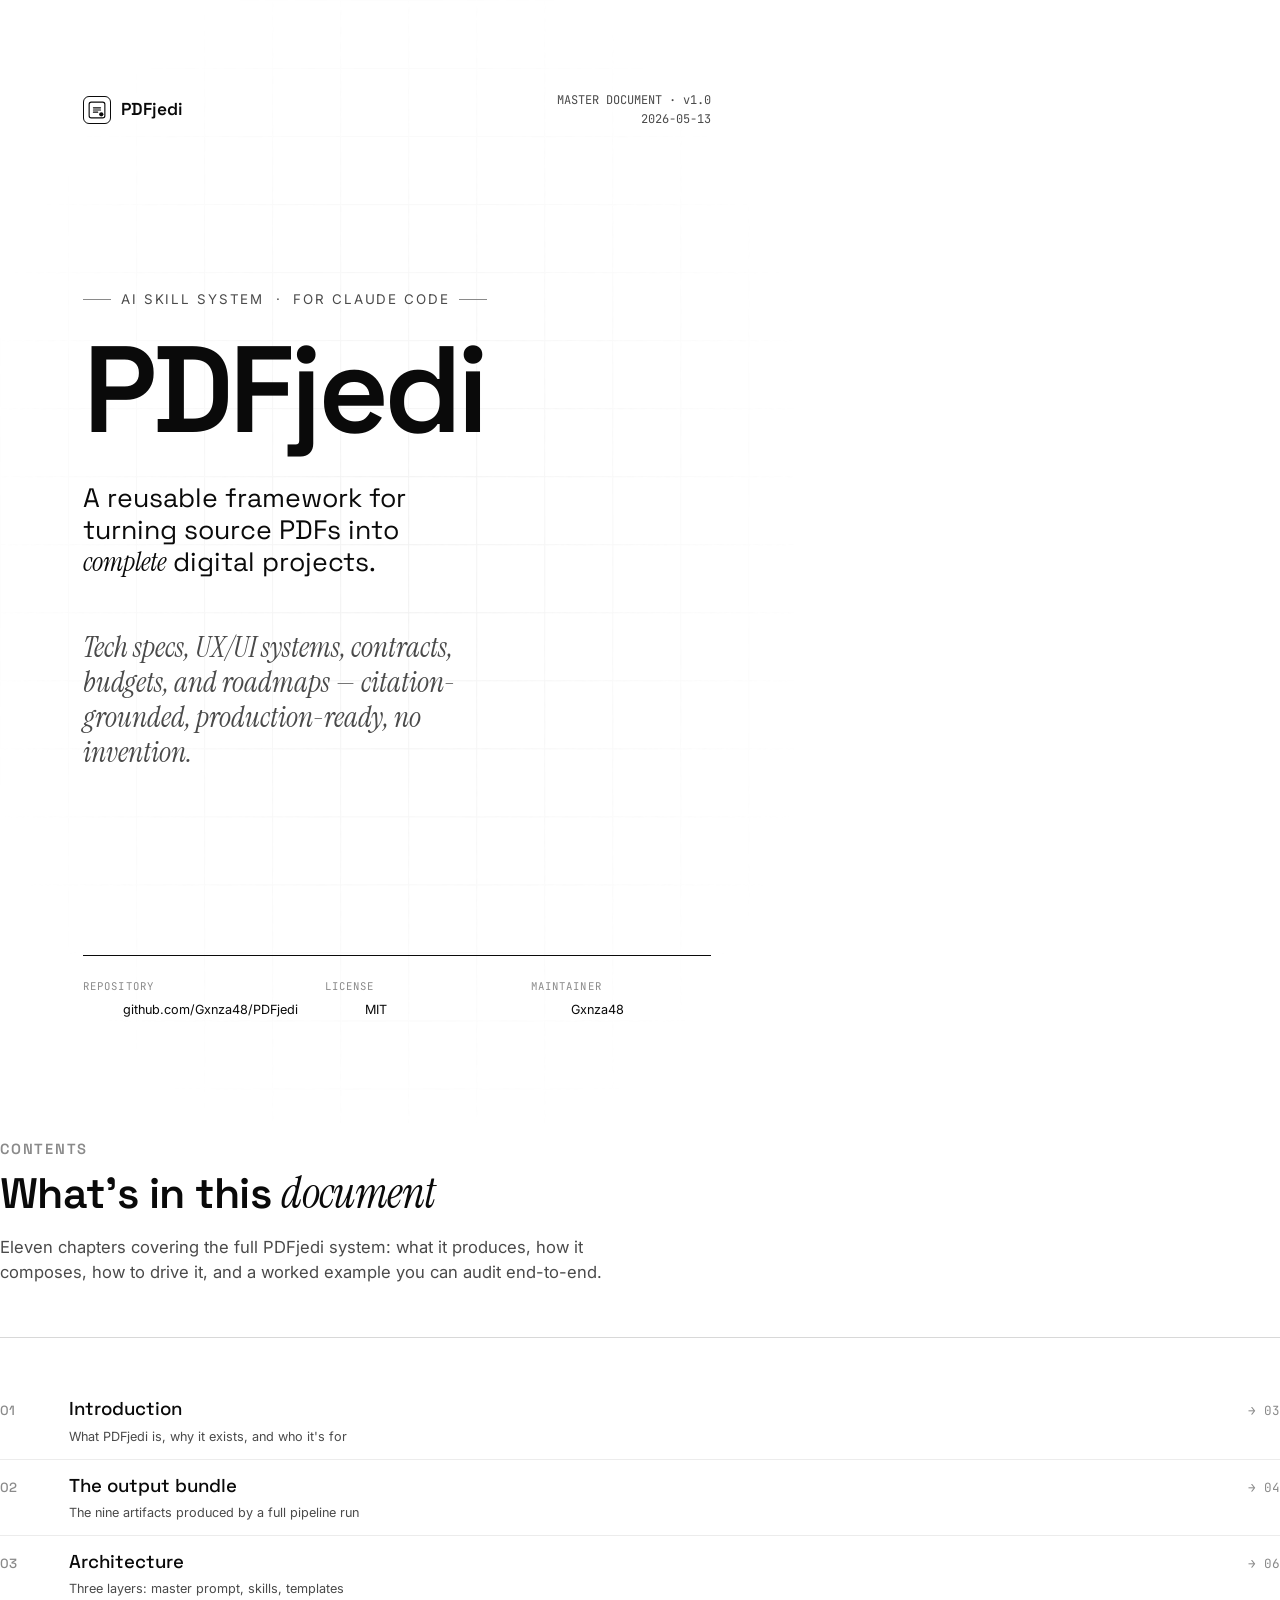
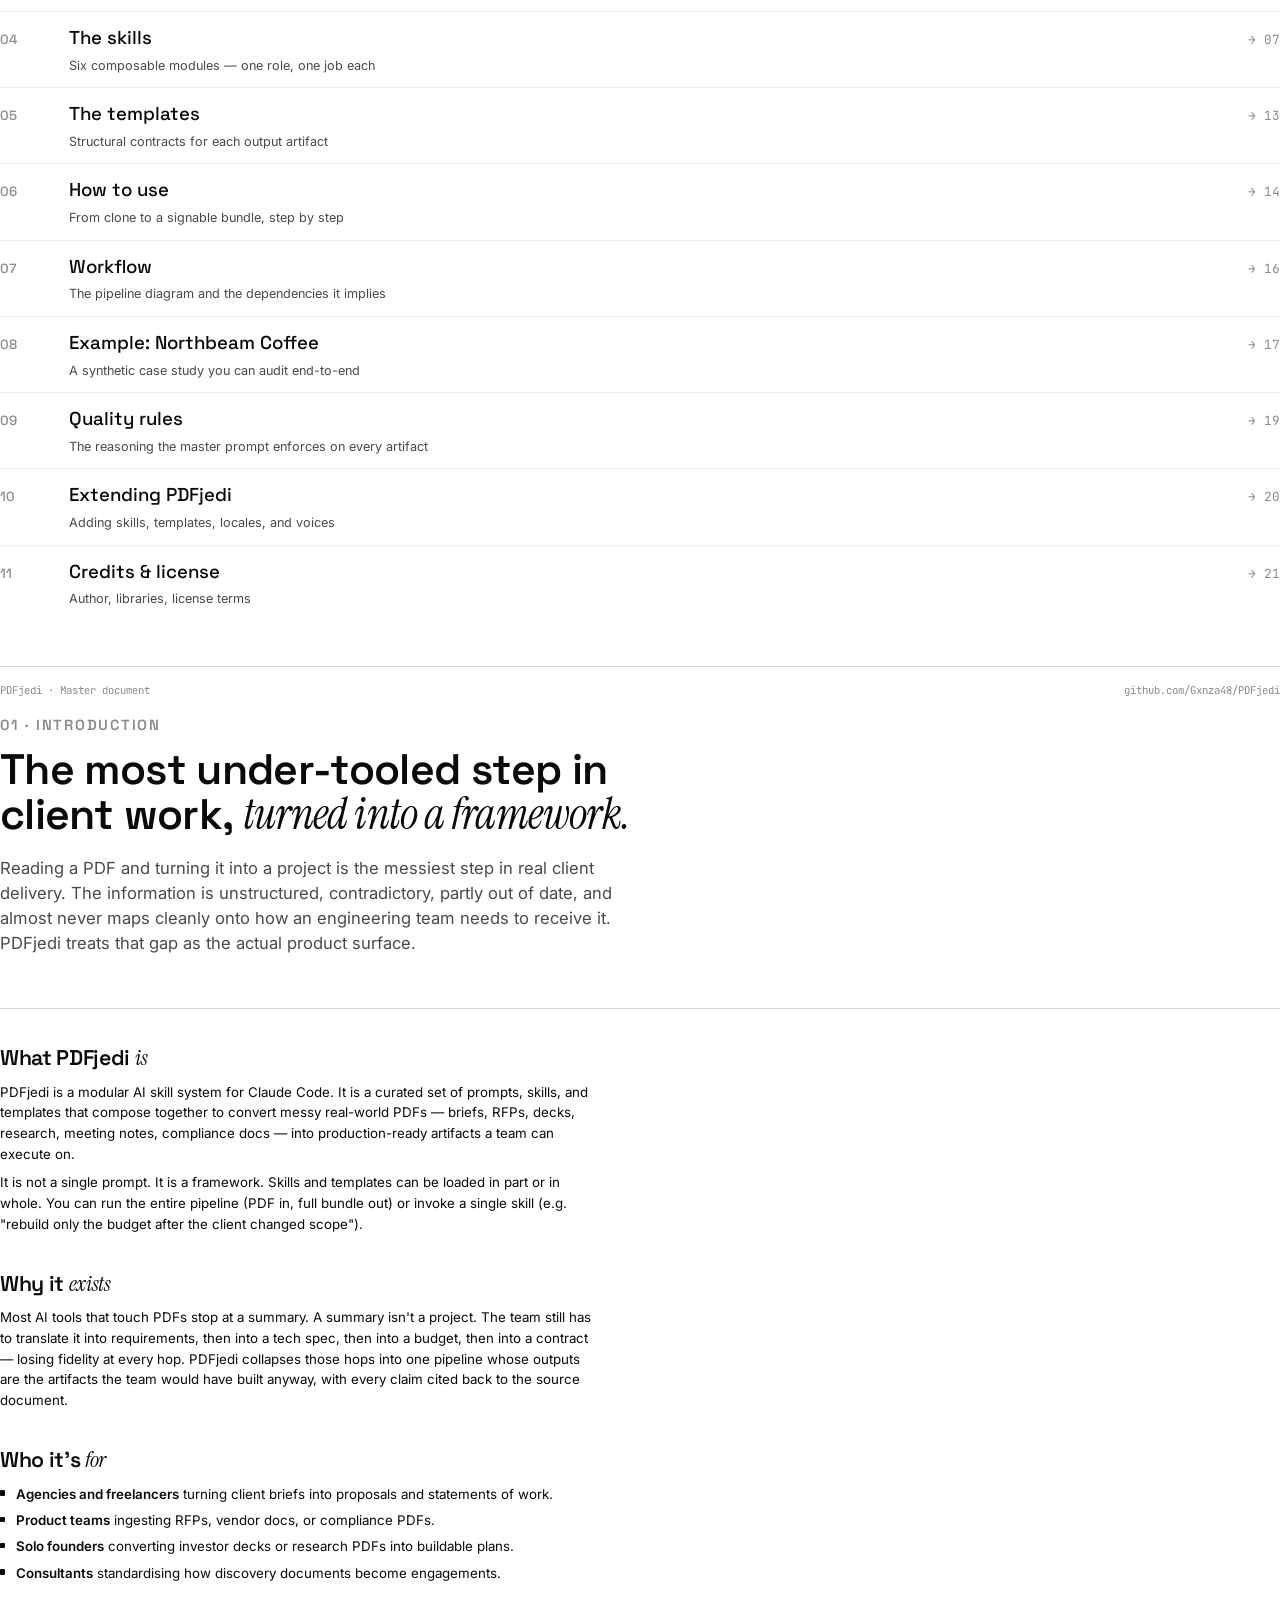
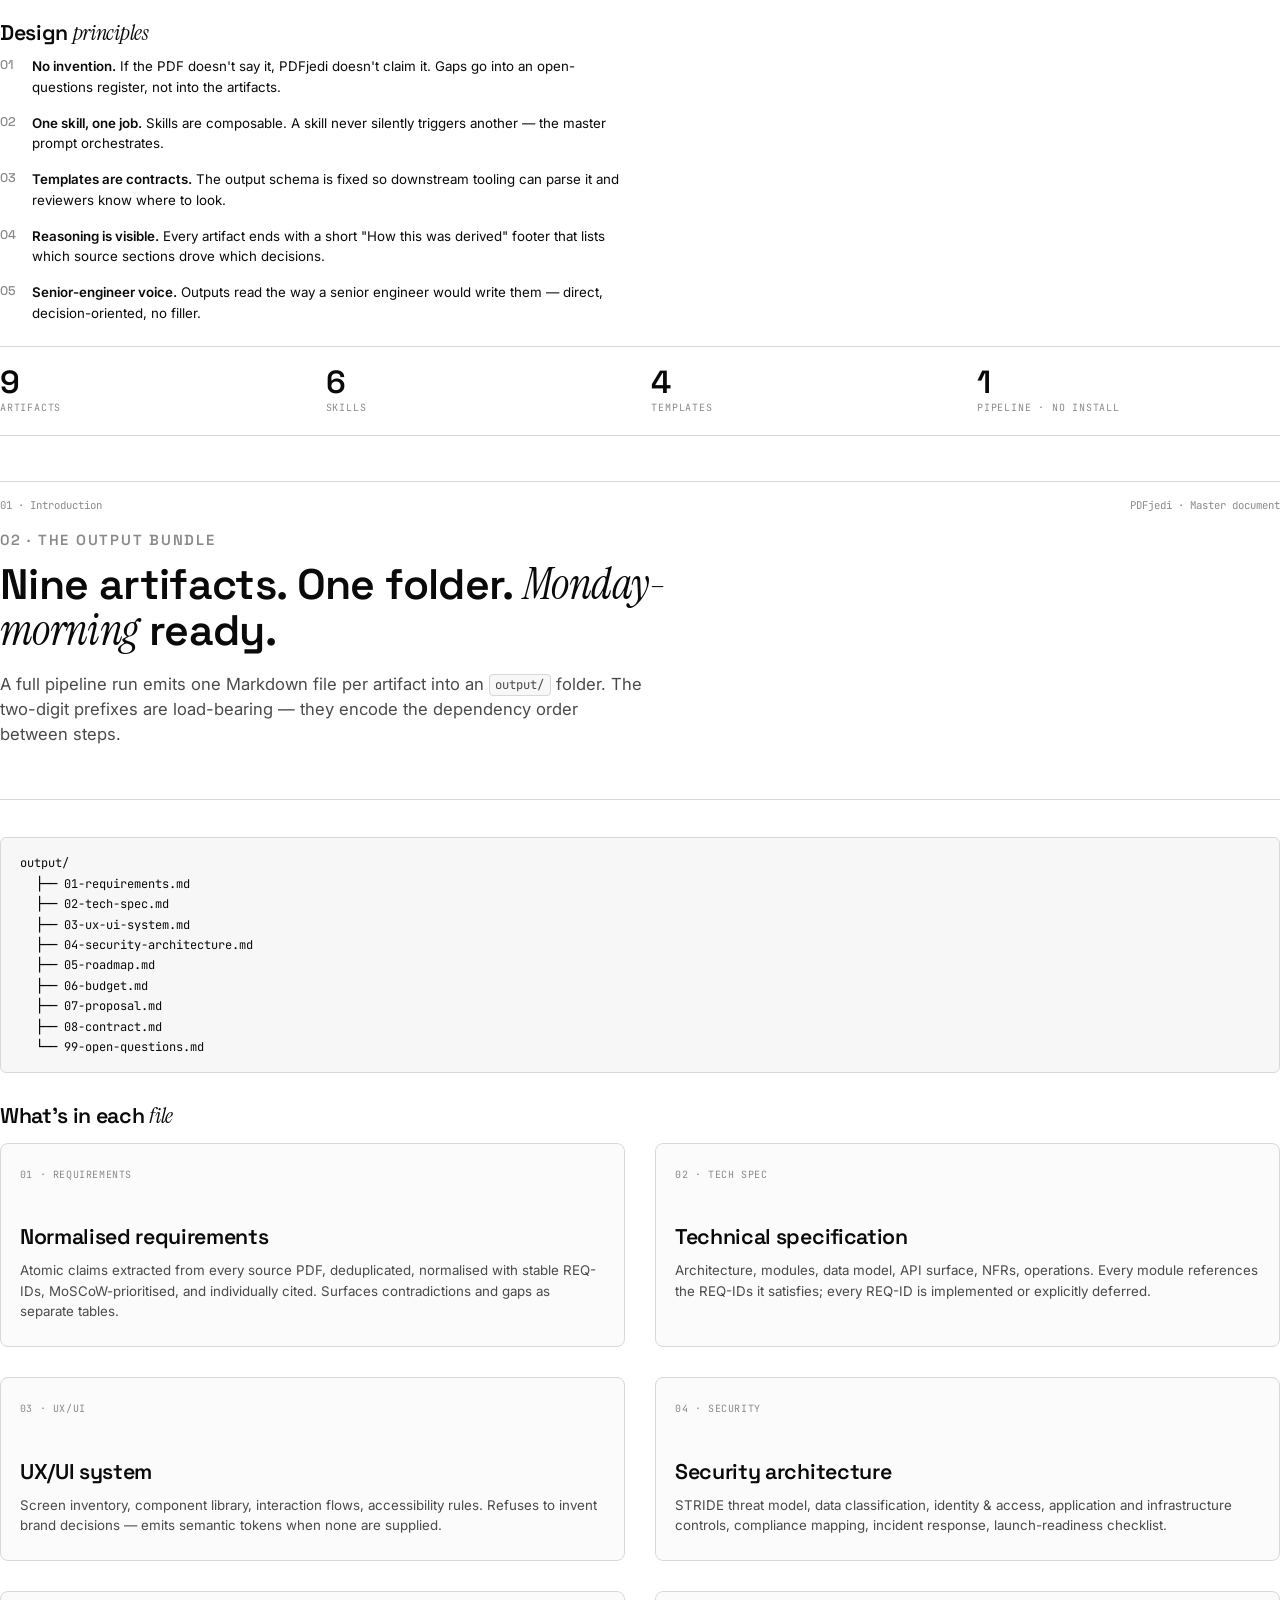
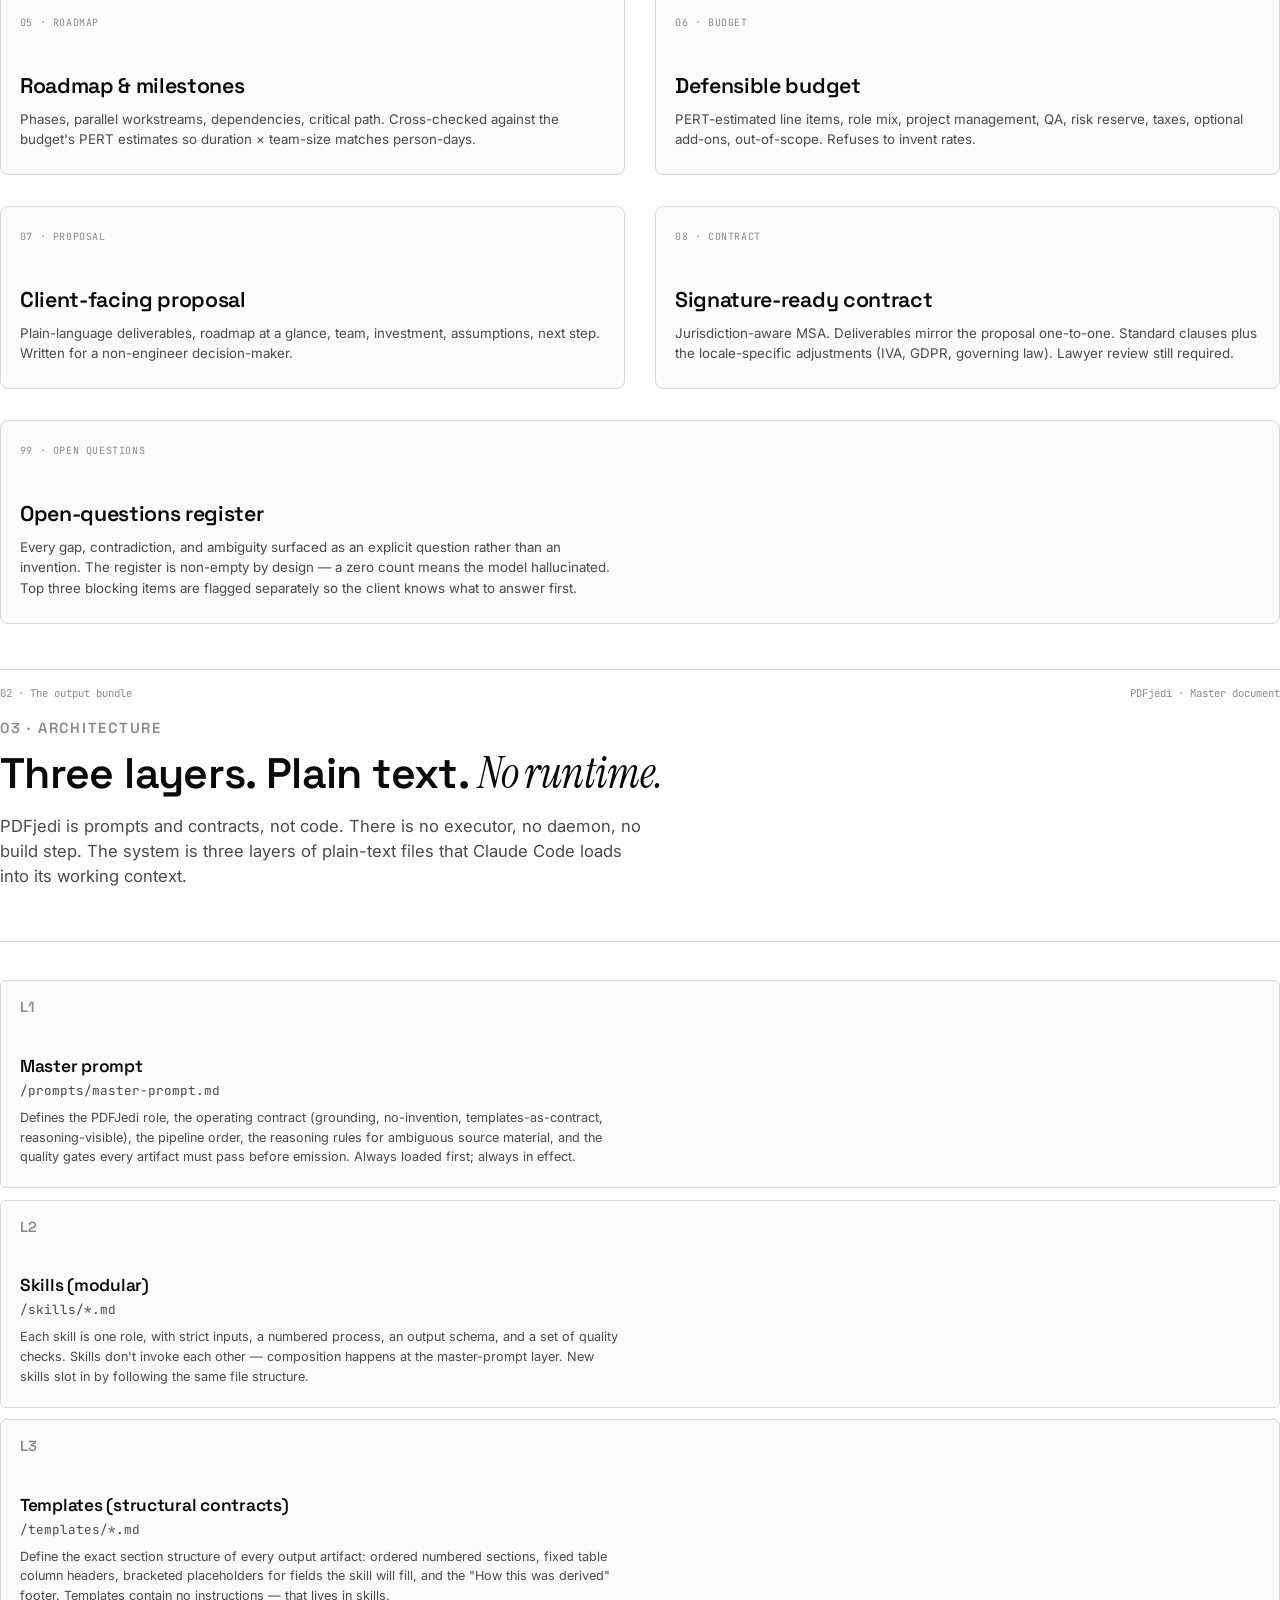
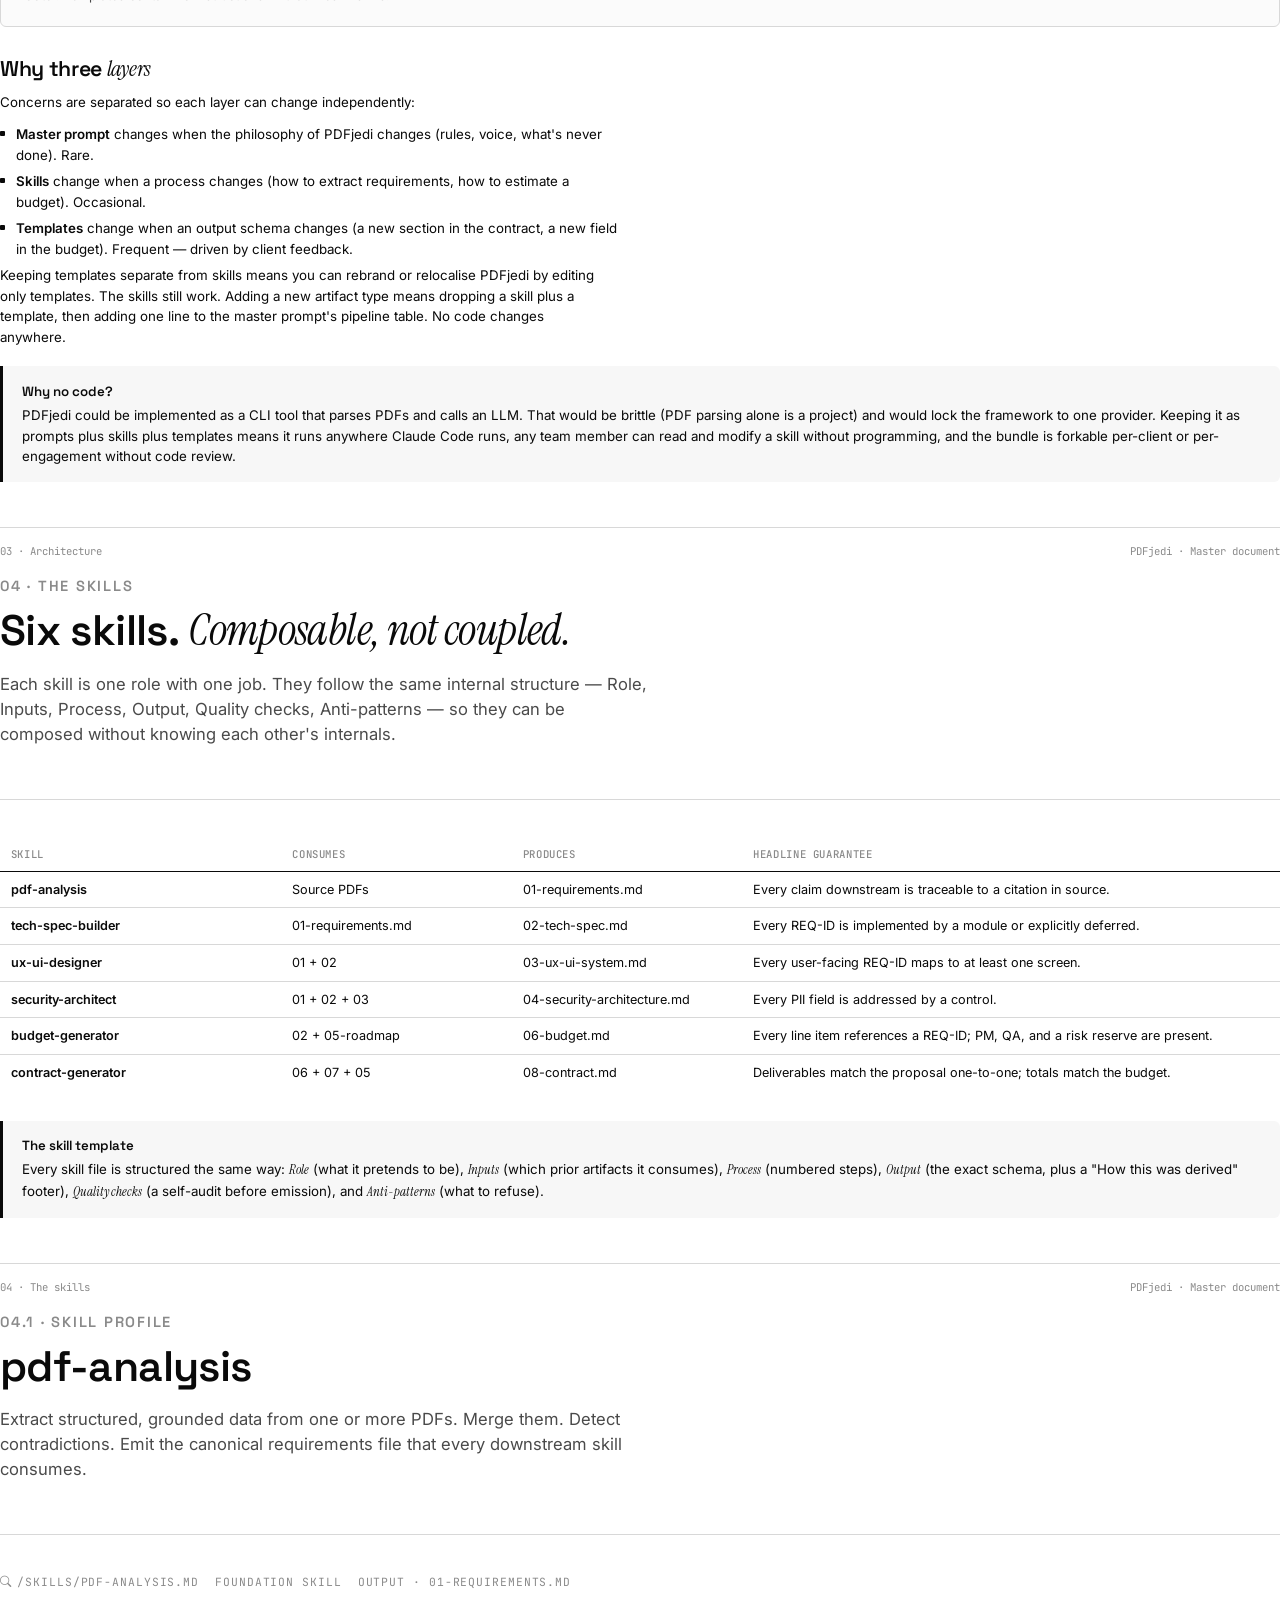
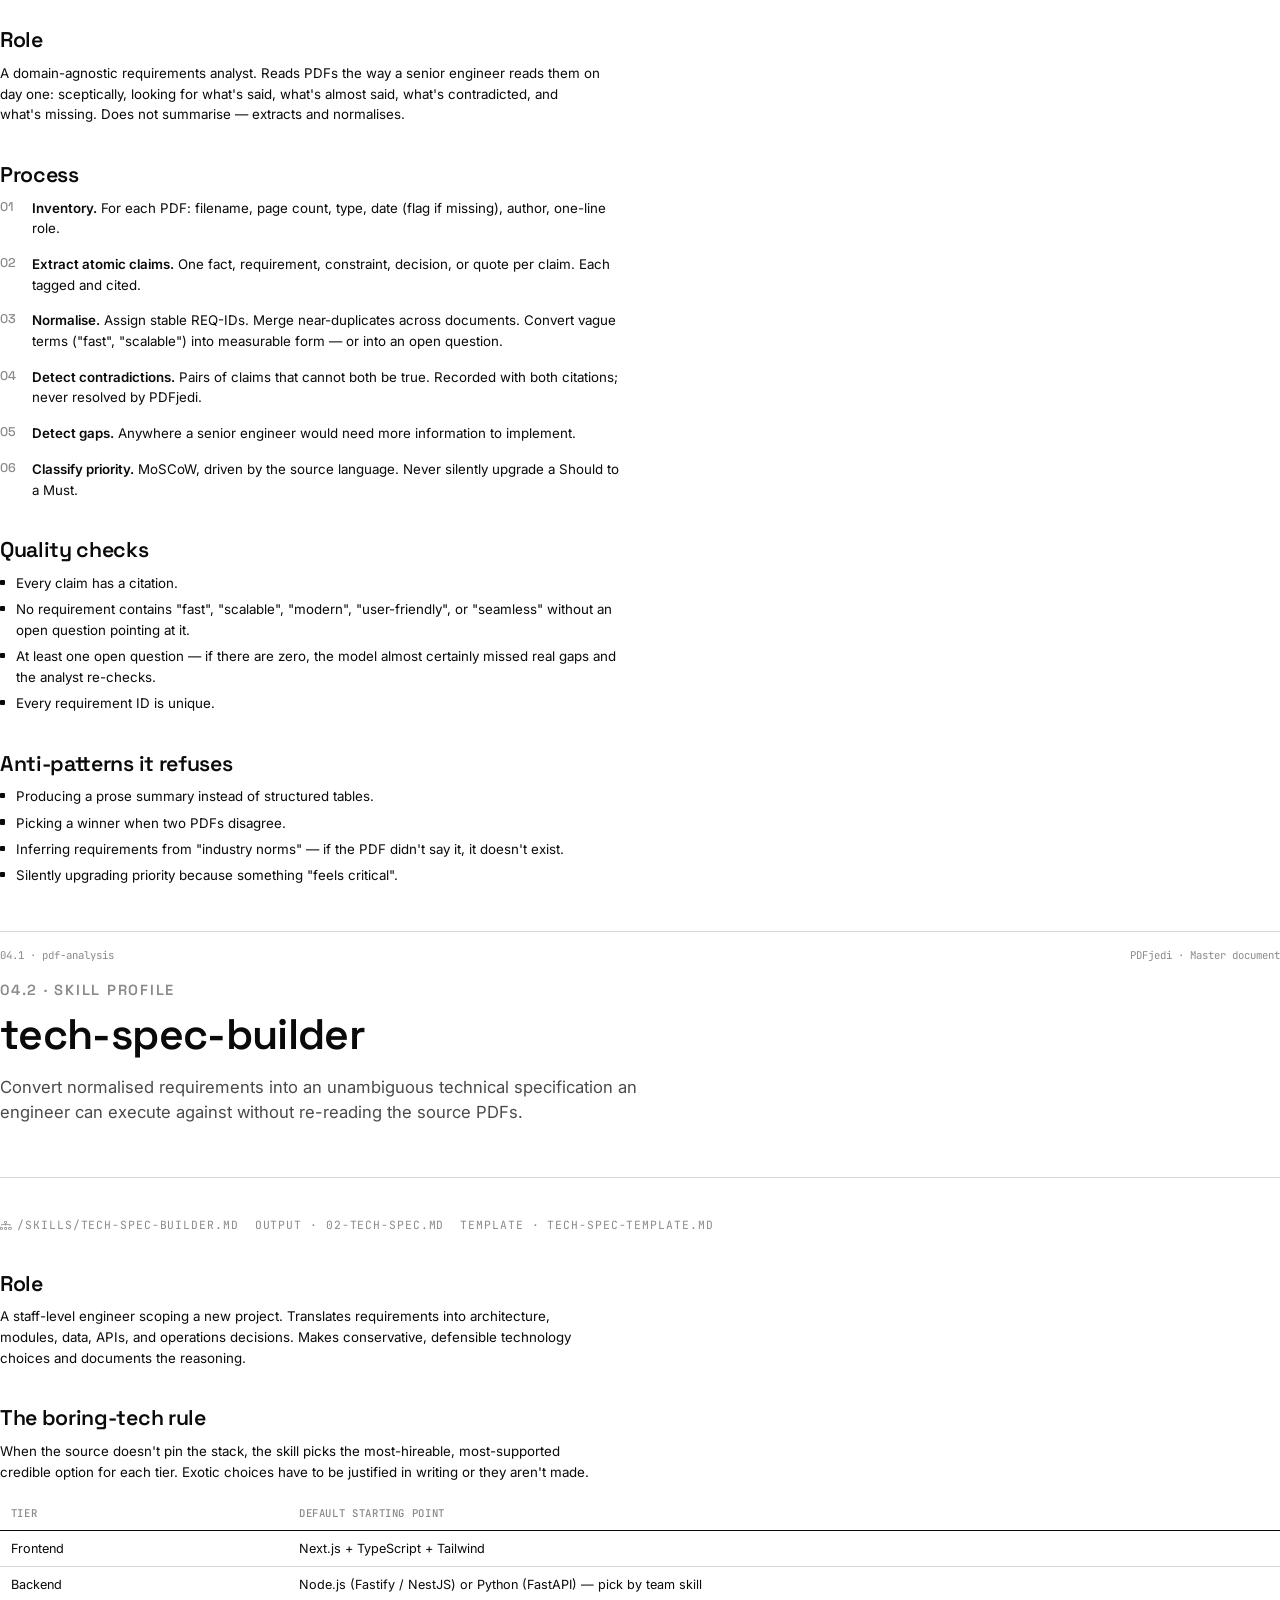
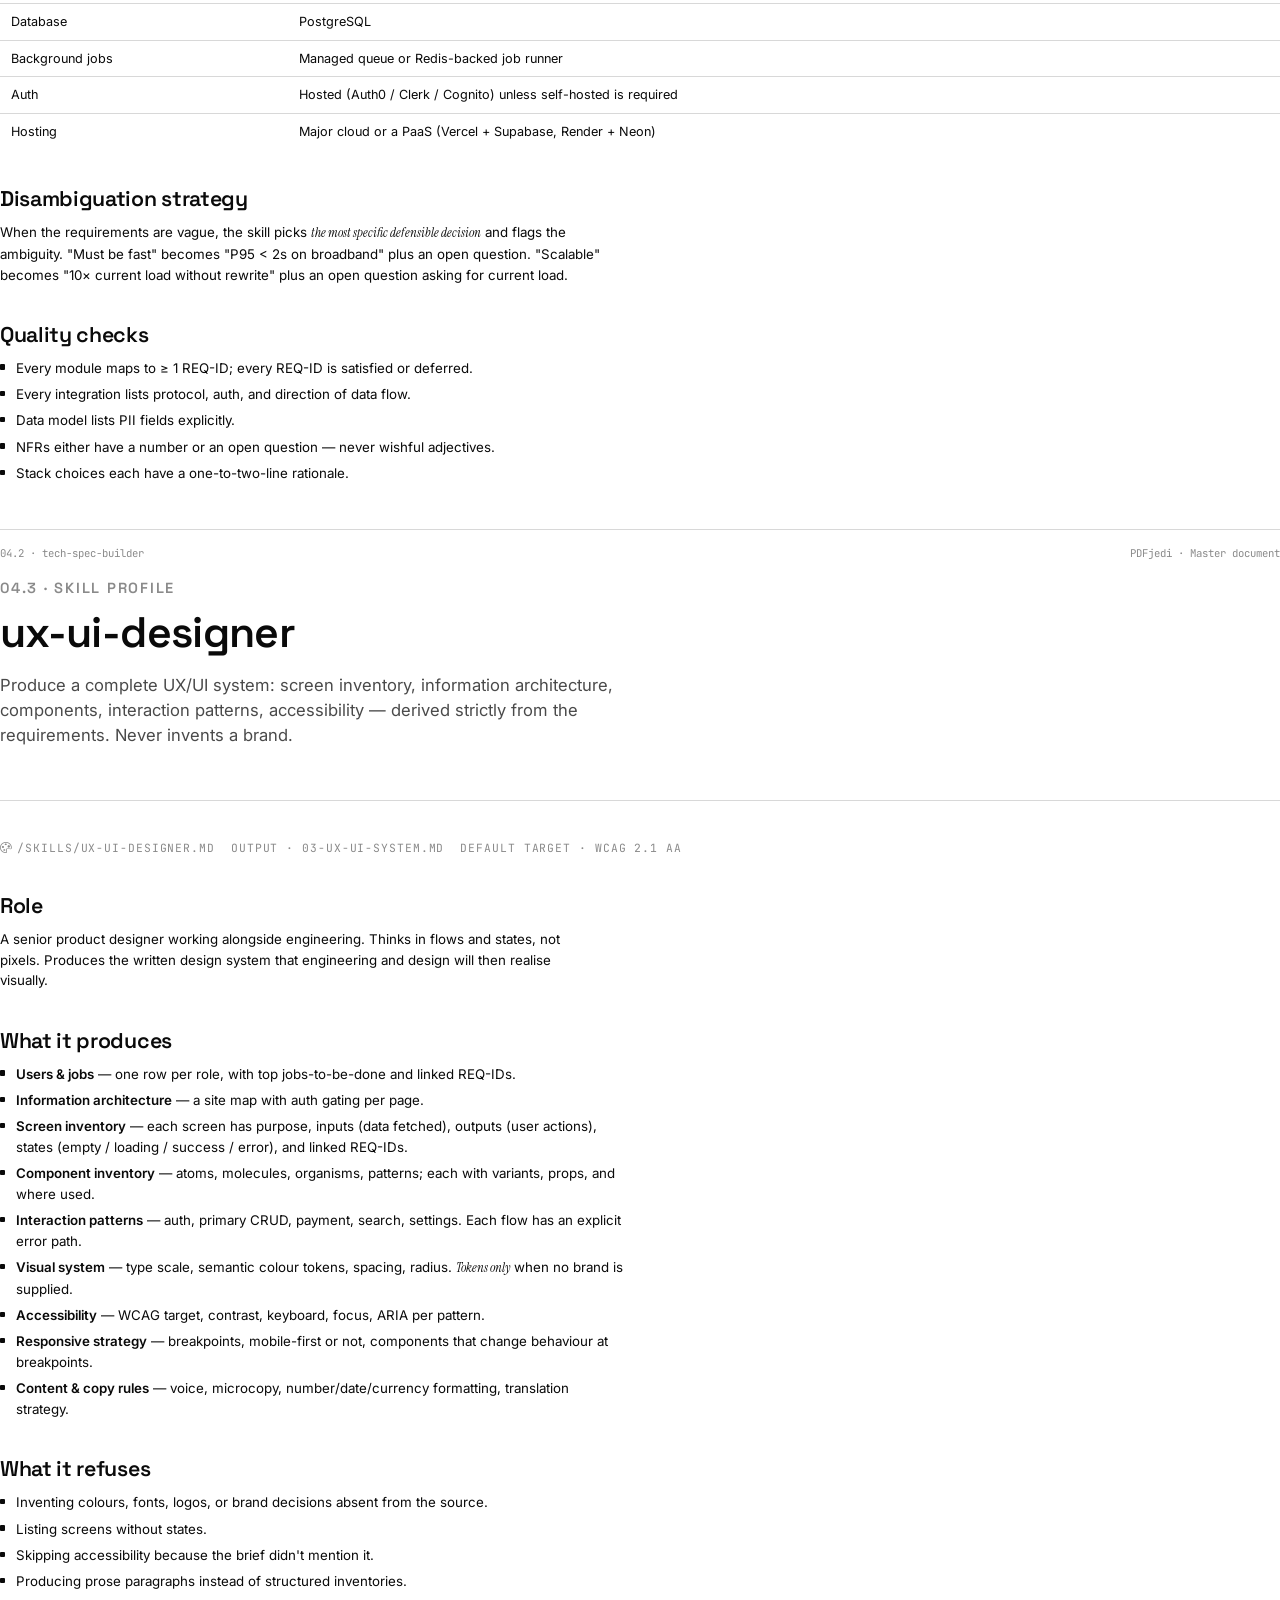
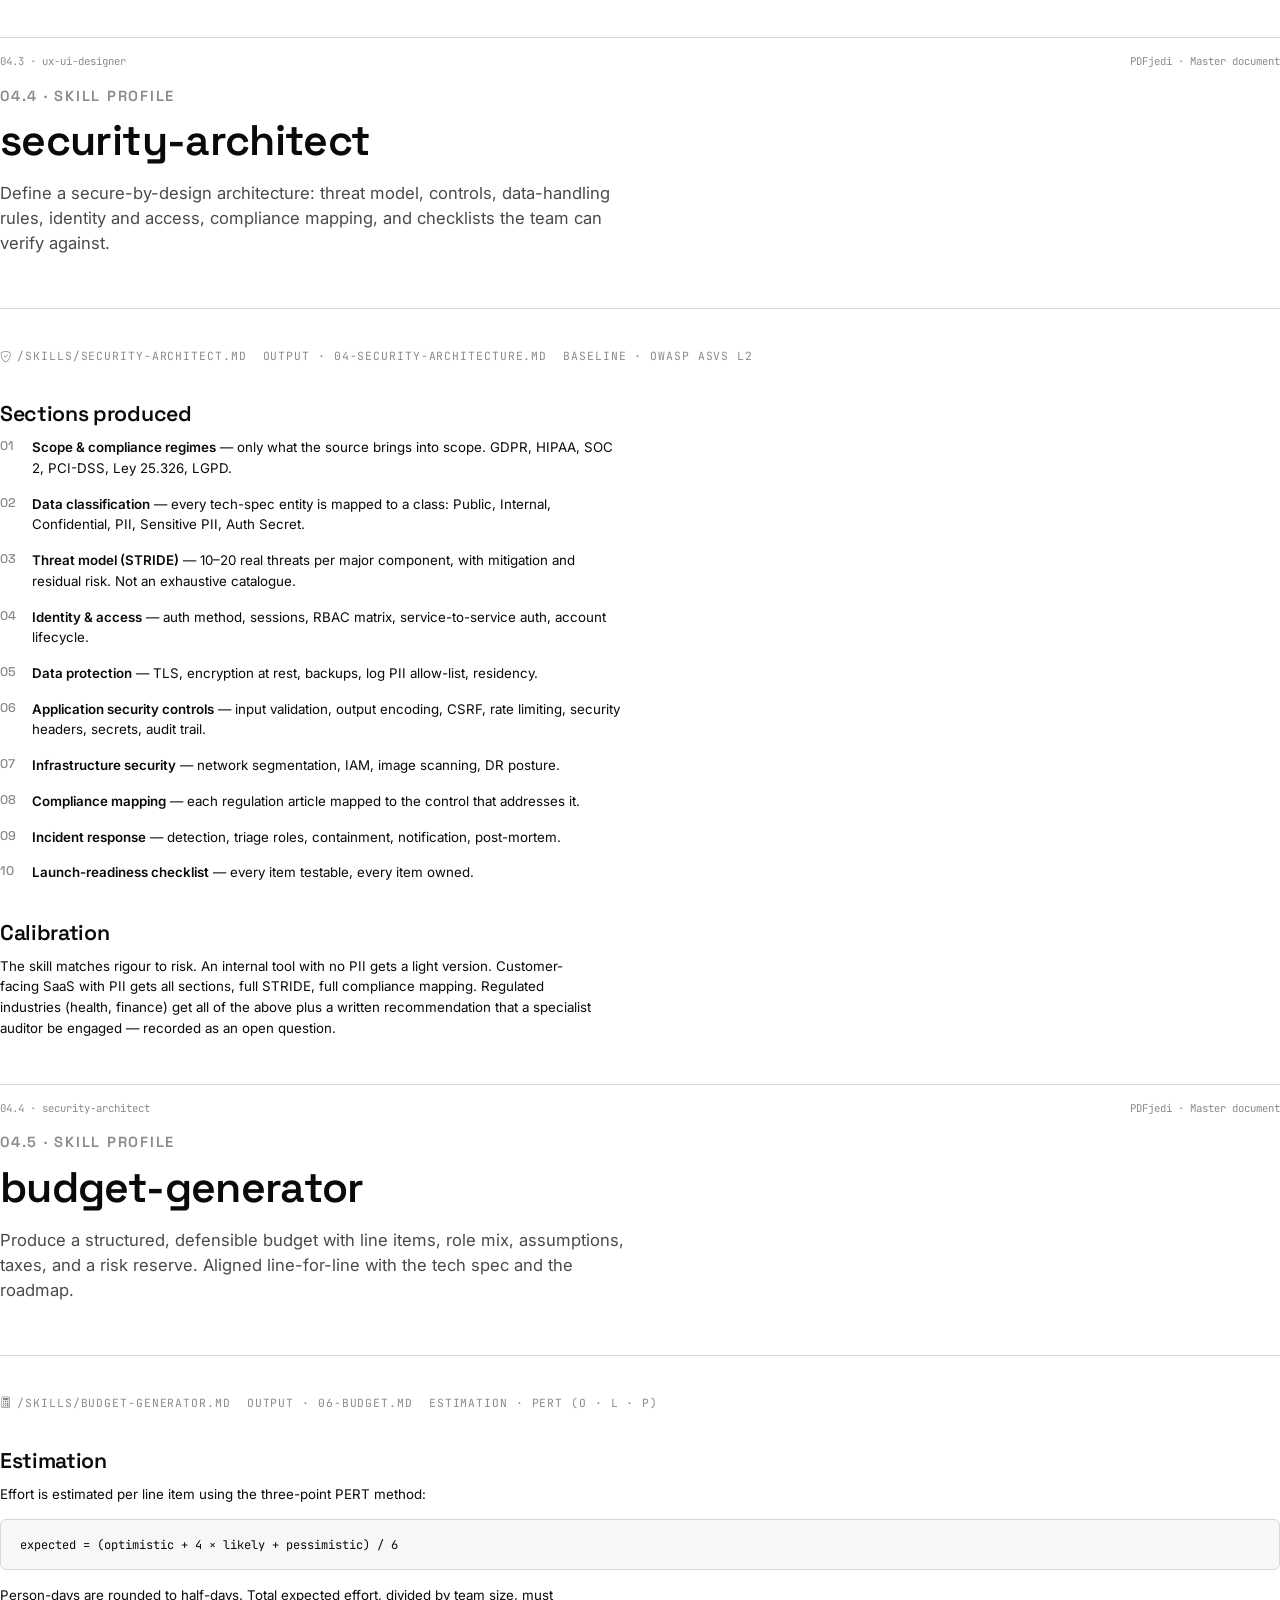
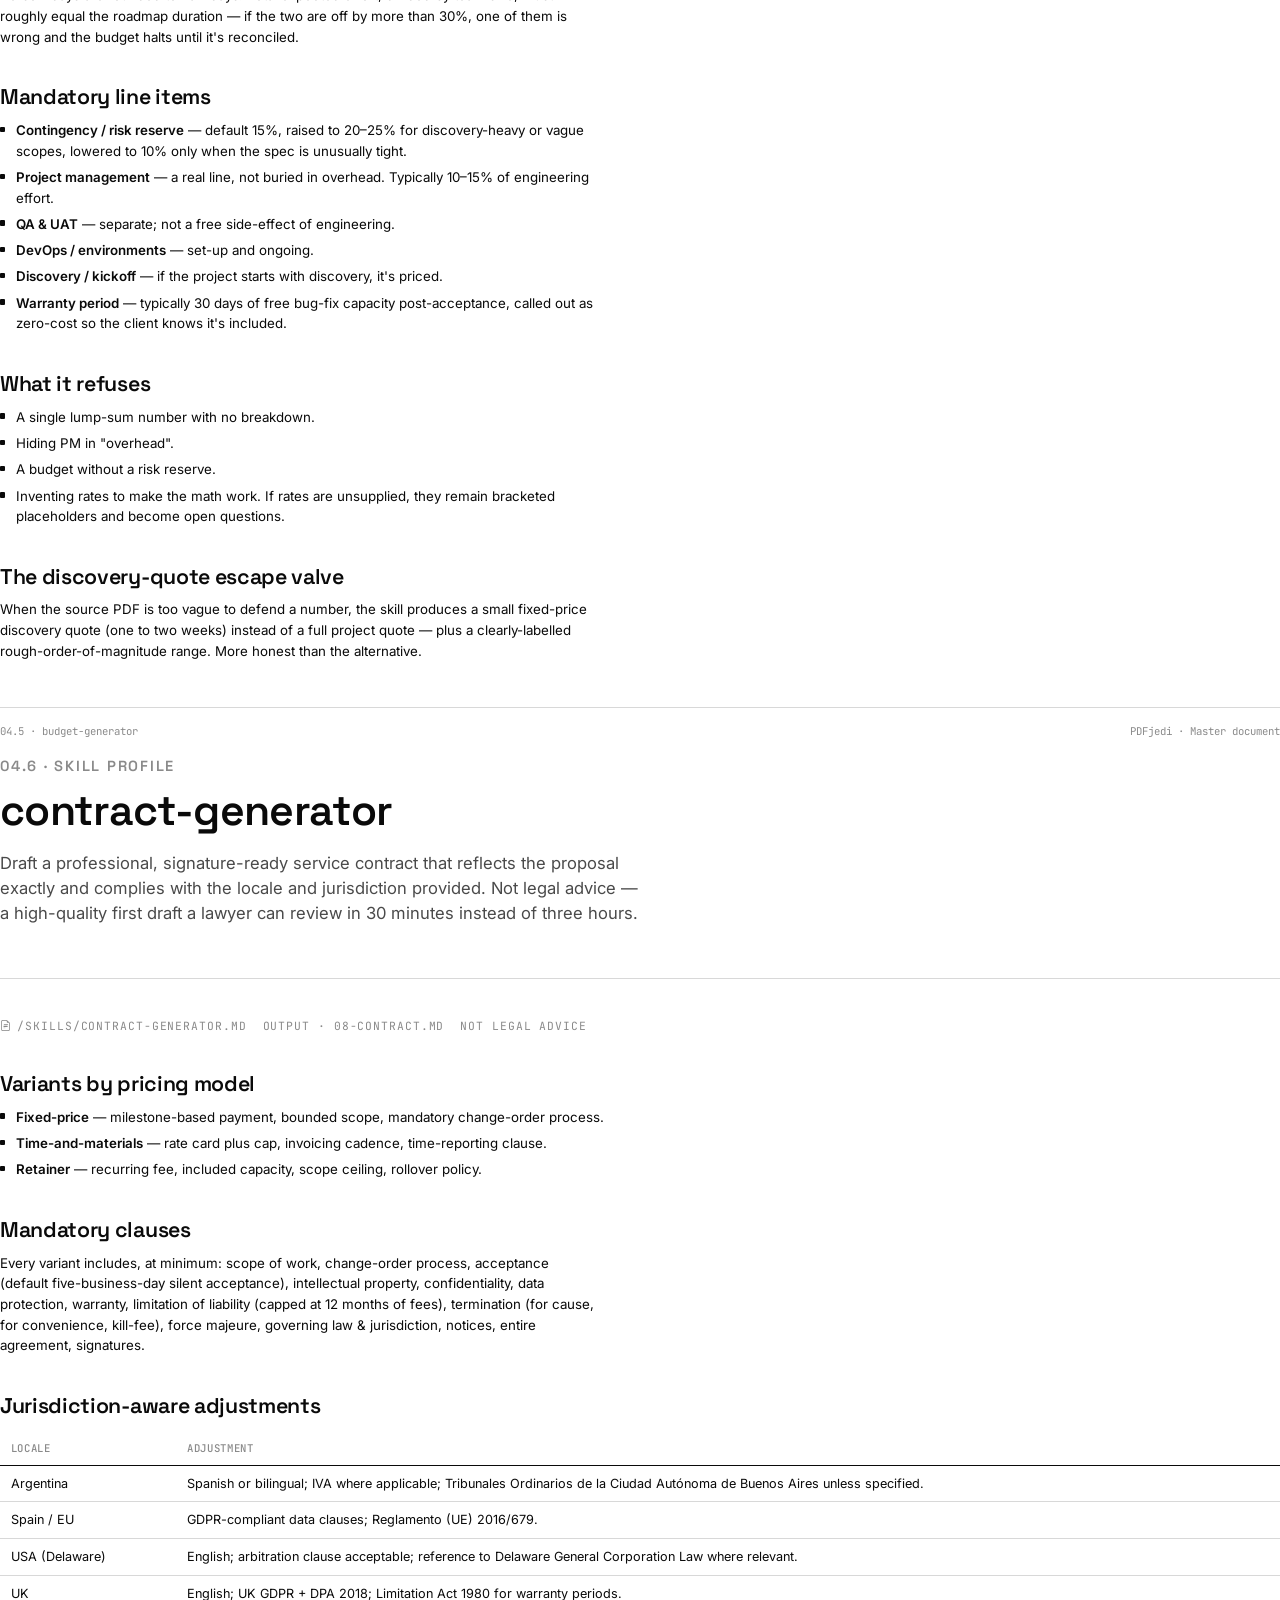
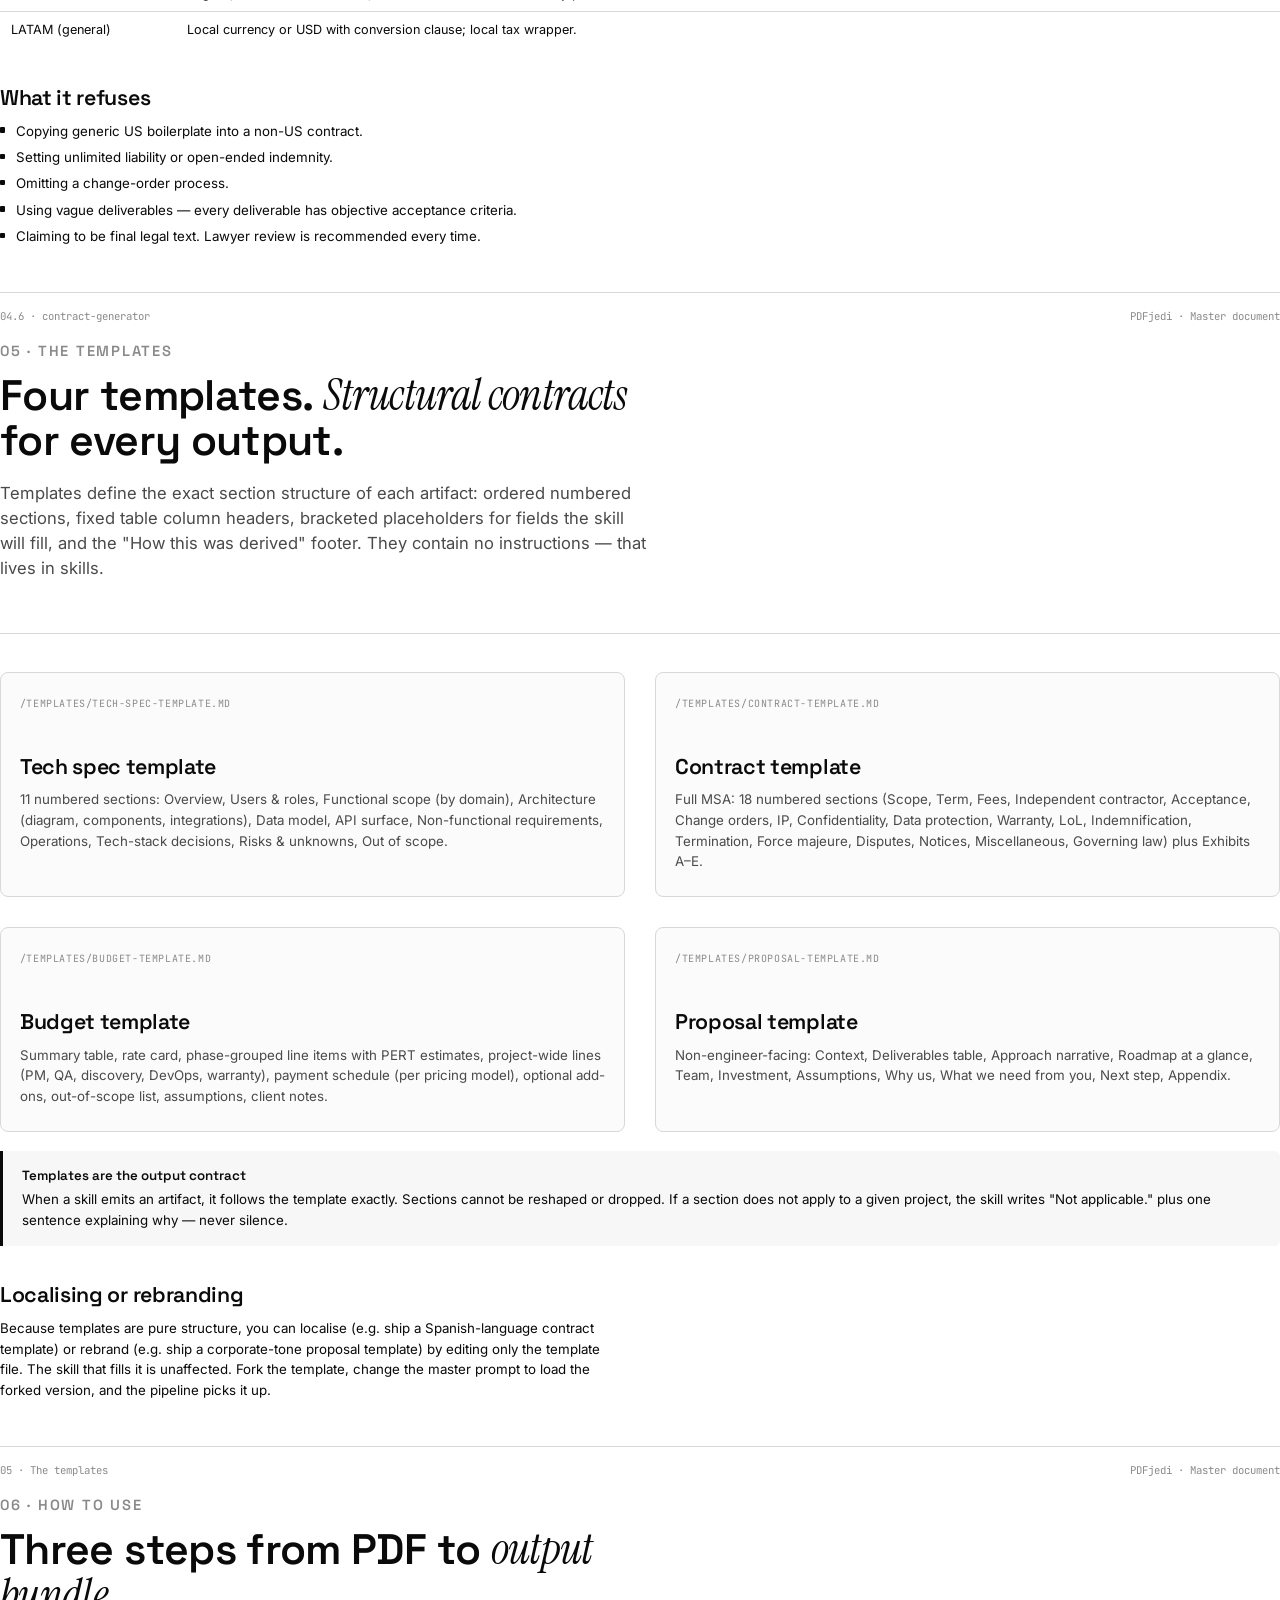
<file: master.html>
<!doctype html>
<html lang="en">
  <head>
    <meta charset="utf-8" />
    <title>PDFjedi — Master document</title>
    <meta name="description" content="PDFjedi master document: complete reference for the modular AI skill system that turns PDFs into production-ready digital projects." />

    <link rel="preconnect" href="https://fonts.googleapis.com" />
    <link rel="preconnect" href="https://fonts.gstatic.com" crossorigin />
    <link href="https://fonts.googleapis.com/css2?family=Space+Grotesk:wght@300;400;500;600;700&family=Inter:wght@300;400;500;600;700&family=JetBrains+Mono:wght@400;500;600&family=Instrument+Serif:ital@0;1&display=swap" rel="stylesheet" />
    <link rel="stylesheet" href="https://cdn.jsdelivr.net/npm/bootstrap-icons@1.11.3/font/bootstrap-icons.min.css" />

    <style>
      /* ============================================================
         Master document — print-styled, B&W
         Designed to match the landing page (styles.css).
         Targets A4. Use Chrome's "Print → Save as PDF" or generate
         via `chrome --headless --print-to-pdf=master.pdf master.html`.
         ============================================================ */

      :root {
        --ink:        #0a0a0a;
        --ink-muted:  #4a4a4a;
        --ink-faint:  #8a8a8a;
        --paper:      #ffffff;
        --paper-elev: #f7f7f7;
        --paper-card: #fbfbfb;
        --hair:       #d8d8d8;
        --hair-soft:  #ececec;
      }

      @page {
        size: A4;
        margin: 18mm 16mm 20mm 16mm;
      }
      @page :first {
        margin: 0;
      }

      *, *::before, *::after { box-sizing: border-box; }
      html, body, h1, h2, h3, h4, h5, p, ul, ol, figure, pre, code { margin: 0; padding: 0; }
      ul, ol { list-style: none; }
      img, svg { display: block; max-width: 100%; }
      a { color: inherit; text-decoration: none; }

      html {
        font-size: 10pt;
        -webkit-print-color-adjust: exact;
        print-color-adjust: exact;
      }
      body {
        font-family: 'Inter', system-ui, sans-serif;
        color: var(--ink);
        background: var(--paper);
        line-height: 1.55;
        widows: 3;
        orphans: 3;
      }

      /* ---------- Typography ---------- */
      h1, h2, h3, h4 {
        font-family: 'Space Grotesk', sans-serif;
        font-weight: 600;
        letter-spacing: -.015em;
        line-height: 1.1;
      }
      em.serif {
        font-family: 'Instrument Serif', serif;
        font-style: italic;
        font-weight: 400;
      }
      code, pre, kbd {
        font-family: 'JetBrains Mono', monospace;
      }
      p { margin-block: 0.4em; }
      p + p { margin-top: 0.6em; }
      strong { font-weight: 600; }

      /* ---------- Section page ---------- */
      .page {
        break-after: page;
        page-break-after: always;
      }
      .page:last-of-type { break-after: auto; page-break-after: auto; }

      .eyebrow {
        display: inline-flex; align-items: center; gap: 8px;
        padding: 4px 10px;
        border: 1px solid var(--hair);
        border-radius: 999px;
        font-size: 8.5pt;
        letter-spacing: .08em;
        text-transform: uppercase;
        color: var(--ink-muted);
        background: var(--paper-elev);
      }
      .eyebrow .dot { width: 5px; height: 5px; background: var(--ink); border-radius: 50%; }

      .section-no {
        font-family: 'Space Grotesk', sans-serif;
        font-weight: 600;
        font-size: 11pt;
        letter-spacing: .12em;
        color: var(--ink-faint);
      }
      .section-title {
        font-size: 32pt;
        line-height: 1.04;
        margin-top: 8pt;
        max-width: 24ch;
      }
      .section-title em.serif { font-size: 1.02em; }
      .section-lede {
        font-size: 12.5pt;
        line-height: 1.5;
        color: var(--ink-muted);
        max-width: 65ch;
        margin-top: 14pt;
      }
      .section-head {
        padding-top: 4mm;
        padding-bottom: 12mm;
        border-bottom: 1px solid var(--hair);
        margin-bottom: 10mm;
      }
      .section-head .eyebrow { margin-bottom: 14pt; }

      /* ---------- Cover (full bleed, first page only) ---------- */
      .cover {
        height: 297mm;
        width: 210mm;
        padding: 24mm 22mm;
        display: flex;
        flex-direction: column;
        justify-content: space-between;
        background: var(--paper);
        position: relative;
        break-after: page;
        page-break-after: always;
        overflow: hidden;
      }
      .cover::before {
        content: "";
        position: absolute;
        inset: 0;
        background-image:
          linear-gradient(to right, var(--hair-soft) 1px, transparent 1px),
          linear-gradient(to bottom, var(--hair-soft) 1px, transparent 1px);
        background-size: 18mm 18mm;
        opacity: .8;
        z-index: 0;
        mask-image: radial-gradient(ellipse at center, #000 0%, transparent 78%);
        -webkit-mask-image: radial-gradient(ellipse at center, #000 0%, transparent 78%);
      }
      .cover > * { position: relative; z-index: 1; }

      .cover-top {
        display: flex;
        justify-content: space-between;
        align-items: center;
      }
      .cover-brand {
        display: inline-flex; align-items: center; gap: 10px;
        font-family: 'Space Grotesk', sans-serif;
        font-weight: 600;
        font-size: 13pt;
      }
      .cover-brand-mark {
        width: 28px; height: 28px;
        display: inline-grid; place-items: center;
        border: 1px solid var(--ink); border-radius: 6px;
      }
      .cover-meta {
        font-family: 'JetBrains Mono', monospace;
        font-size: 9pt;
        color: var(--ink-muted);
        text-align: right;
        line-height: 1.6;
      }

      .cover-center {
        display: flex; flex-direction: column; gap: 18pt;
      }
      .cover-eyebrow {
        font-size: 10pt;
        letter-spacing: .14em;
        text-transform: uppercase;
        color: var(--ink-muted);
        display: inline-flex; align-items: center; gap: 10px;
      }
      .cover-eyebrow::before,
      .cover-eyebrow::after {
        content: "";
        height: 1px;
        width: 28px;
        background: var(--ink-faint);
      }
      .cover-title {
        font-family: 'Space Grotesk', sans-serif;
        font-weight: 600;
        font-size: 92pt;
        line-height: 0.92;
        letter-spacing: -.04em;
      }
      .cover-subtitle {
        font-family: 'Space Grotesk', sans-serif;
        font-weight: 400;
        font-size: 20pt;
        line-height: 1.2;
        color: var(--ink);
        max-width: 22ch;
      }
      .cover-tagline {
        font-family: 'Instrument Serif', serif;
        font-style: italic;
        font-size: 22pt;
        line-height: 1.2;
        color: var(--ink-muted);
        max-width: 30ch;
      }

      .cover-bottom {
        display: grid;
        grid-template-columns: 1fr 1fr 1fr;
        gap: 20pt;
        padding-top: 16pt;
        border-top: 1px solid var(--ink);
        font-size: 9.5pt;
      }
      .cover-bottom dt {
        font-family: 'JetBrains Mono', monospace;
        font-size: 8pt;
        text-transform: uppercase;
        letter-spacing: .1em;
        color: var(--ink-faint);
        margin-bottom: 4pt;
      }
      .cover-bottom dd { color: var(--ink); }

      /* ---------- Layout helpers ---------- */
      .grid-2 { display: grid; grid-template-columns: 1fr 1fr; gap: 8mm; }
      .grid-3 { display: grid; grid-template-columns: repeat(3, 1fr); gap: 6mm; }
      .grid-4 { display: grid; grid-template-columns: repeat(4, 1fr); gap: 5mm; }

      /* ---------- Cards / callouts ---------- */
      .card {
        background: var(--paper-card);
        border: 1px solid var(--hair);
        border-radius: 8px;
        padding: 5mm 5mm;
        break-inside: avoid;
      }
      .card h3 {
        font-size: 12.5pt;
        margin-bottom: 4pt;
      }
      .card p { font-size: 9.5pt; color: var(--ink-muted); }
      .card .tag {
        display: inline-block;
        font-family: 'JetBrains Mono', monospace;
        font-size: 7.5pt;
        letter-spacing: .06em;
        text-transform: uppercase;
        color: var(--ink-faint);
        margin-bottom: 4pt;
      }
      .card-row {
        display: flex; align-items: center; gap: 8pt;
        margin-bottom: 6pt;
      }
      .card-row i {
        width: 22pt; height: 22pt;
        display: inline-grid; place-items: center;
        border: 1px solid var(--hair);
        border-radius: 5px;
        font-size: 11pt;
      }

      .callout {
        border-left: 3px solid var(--ink);
        background: var(--paper-elev);
        padding: 4mm 5mm;
        font-size: 10pt;
        color: var(--ink);
        border-radius: 0 6px 6px 0;
        margin-block: 5mm;
        break-inside: avoid;
      }
      .callout strong {
        font-family: 'Space Grotesk', sans-serif;
        display: block;
        margin-bottom: 2pt;
      }

      /* ---------- Body content ---------- */
      .body p { font-size: 10pt; max-width: 75ch; }
      .body h3 {
        font-size: 16pt;
        margin-top: 10mm;
        margin-bottom: 3mm;
      }
      .body h3 em.serif { font-size: 1.02em; }
      .body h4 {
        font-size: 12pt;
        margin-top: 7mm;
        margin-bottom: 2mm;
      }

      .lead {
        font-size: 12pt;
        line-height: 1.5;
        color: var(--ink);
        max-width: 70ch;
      }
      .lead em.serif { font-size: 1.05em; }

      .meta-row {
        display: flex; gap: 12pt; flex-wrap: wrap;
        font-family: 'JetBrains Mono', monospace;
        font-size: 8.5pt;
        color: var(--ink-faint);
        text-transform: uppercase;
        letter-spacing: .08em;
        margin-bottom: 4mm;
      }
      .meta-row span { display: inline-flex; align-items: center; gap: 4pt; }

      .body ul.bullets,
      .body ol.steps {
        margin-top: 3mm;
        display: flex; flex-direction: column; gap: 1.5mm;
        font-size: 10pt;
      }
      .body ul.bullets li {
        padding-left: 12pt;
        position: relative;
        max-width: 78ch;
      }
      .body ul.bullets li::before {
        content: "";
        width: 4pt; height: 4pt;
        background: var(--ink);
        position: absolute; left: 0; top: 5pt;
        border-radius: 1px;
      }
      .body ol.steps {
        counter-reset: step;
        gap: 4mm;
      }
      .body ol.steps li {
        counter-increment: step;
        padding-left: 24pt;
        position: relative;
        max-width: 78ch;
      }
      .body ol.steps li::before {
        content: counter(step, decimal-leading-zero);
        position: absolute; left: 0; top: 0;
        font-family: 'Space Grotesk', sans-serif;
        font-weight: 500;
        color: var(--ink-faint);
        font-size: 9.5pt;
      }

      /* ---------- Tables ---------- */
      table.data {
        width: 100%;
        border-collapse: collapse;
        font-size: 9.5pt;
        margin-block: 4mm;
        break-inside: avoid;
      }
      table.data th, table.data td {
        text-align: left;
        padding: 6pt 8pt;
        border-bottom: 1px solid var(--hair);
        vertical-align: top;
      }
      table.data thead th {
        font-family: 'JetBrains Mono', monospace;
        font-weight: 500;
        font-size: 8pt;
        text-transform: uppercase;
        letter-spacing: .06em;
        color: var(--ink-faint);
        border-bottom: 1px solid var(--ink);
      }
      table.data tbody tr:last-child td { border-bottom: 0; }

      /* ---------- Code blocks ---------- */
      pre.code {
        background: var(--paper-elev);
        border: 1px solid var(--hair);
        border-radius: 6px;
        padding: 4mm 5mm;
        font-size: 9pt;
        line-height: 1.55;
        color: var(--ink);
        margin-block: 4mm;
        break-inside: avoid;
        white-space: pre-wrap;
        word-break: keep-all;
      }
      pre.code .mute { color: var(--ink-faint); }
      pre.code em.serif {
        font-style: italic;
        font-size: 11pt;
        color: var(--ink);
      }

      code.inline {
        font-size: 9.2pt;
        padding: 1pt 4pt;
        background: var(--paper-elev);
        border: 1px solid var(--hair);
        border-radius: 4px;
      }

      /* ---------- Architecture diagram (ASCII-style boxes) ---------- */
      .arch {
        display: flex;
        flex-direction: column;
        gap: 3mm;
        margin-top: 5mm;
      }
      .arch-layer {
        border: 1px solid var(--hair);
        border-radius: 6px;
        padding: 4mm 5mm;
        background: var(--paper-card);
        break-inside: avoid;
      }
      .arch-layer-no {
        font-family: 'Space Grotesk', sans-serif;
        font-weight: 600;
        font-size: 11pt;
        color: var(--ink-faint);
        margin-bottom: 1mm;
      }
      .arch-layer h3 { font-size: 13pt; margin-bottom: 2pt; }
      .arch-layer p { font-size: 9.5pt; color: var(--ink-muted); }

      /* ---------- Skill profile (per-skill page) ---------- */
      .skill-profile {
        display: grid;
        grid-template-columns: 1fr 1fr;
        gap: 8mm;
        align-items: start;
      }
      .skill-profile h3 {
        font-size: 11pt;
        margin-bottom: 2mm;
        font-family: 'Space Grotesk', sans-serif;
      }
      .skill-profile p { font-size: 9.5pt; }
      .skill-icon {
        width: 38pt; height: 38pt;
        display: inline-grid; place-items: center;
        border: 1px solid var(--ink);
        border-radius: 8px;
        font-size: 18pt;
        margin-bottom: 5mm;
      }
      .skill-meta {
        font-family: 'JetBrains Mono', monospace;
        font-size: 8.5pt;
        color: var(--ink-faint);
      }

      /* ---------- Tree / inventory ---------- */
      .filetree {
        font-family: 'JetBrains Mono', monospace;
        font-size: 9pt;
        line-height: 1.7;
        padding: 4mm 5mm;
        background: var(--paper-elev);
        border: 1px solid var(--hair);
        border-radius: 6px;
        break-inside: avoid;
      }
      .filetree .mute { color: var(--ink-faint); }
      .filetree .indent { display: inline-block; width: 12pt; }

      /* ---------- TOC ---------- */
      .toc {
        margin-top: 12mm;
        display: flex;
        flex-direction: column;
      }
      .toc-row {
        display: grid;
        grid-template-columns: 36pt 1fr auto;
        align-items: baseline;
        gap: 16pt;
        padding: 9pt 0;
        border-bottom: 1px solid var(--hair-soft);
        font-size: 11pt;
      }
      .toc-row:last-child { border-bottom: 0; }
      .toc-no {
        font-family: 'Space Grotesk', sans-serif;
        font-weight: 500;
        color: var(--ink-faint);
        font-size: 10pt;
      }
      .toc-title {
        font-family: 'Space Grotesk', sans-serif;
        font-weight: 500;
        font-size: 14pt;
      }
      .toc-title em.serif { font-size: 1.04em; }
      .toc-title small {
        display: block;
        font-family: 'Inter', sans-serif;
        font-weight: 400;
        font-size: 9.5pt;
        color: var(--ink-muted);
        margin-top: 2pt;
      }
      .toc-page {
        font-family: 'JetBrains Mono', monospace;
        font-size: 9.5pt;
        color: var(--ink-faint);
      }

      /* ---------- Stat row ---------- */
      .stats {
        display: grid;
        grid-template-columns: repeat(4, 1fr);
        gap: 6mm;
        margin-block: 6mm;
        padding: 5mm 0;
        border-top: 1px solid var(--hair);
        border-bottom: 1px solid var(--hair);
      }
      .stats div { display: flex; flex-direction: column; gap: 2pt; }
      .stats strong {
        font-family: 'Space Grotesk', sans-serif;
        font-weight: 600;
        font-size: 24pt;
        line-height: 1;
      }
      .stats span {
        font-family: 'JetBrains Mono', monospace;
        font-size: 7.5pt;
        text-transform: uppercase;
        letter-spacing: .08em;
        color: var(--ink-faint);
      }

      /* ---------- Footer line on each section ---------- */
      .page-foot {
        margin-top: 12mm;
        padding-top: 4mm;
        border-top: 1px solid var(--hair);
        font-family: 'JetBrains Mono', monospace;
        font-size: 8pt;
        color: var(--ink-faint);
        display: flex;
        justify-content: space-between;
      }

      /* ---------- Claude icon ---------- */
      .claude-icon {
        display: inline-block;
        width: 12pt; height: 12pt;
        vertical-align: -2pt;
        image-rendering: pixelated;
      }

      /* ---------- Misc ---------- */
      hr.rule {
        border: 0;
        border-top: 1px solid var(--hair);
        margin-block: 6mm;
      }
      .small { font-size: 9pt; color: var(--ink-muted); }
      .muted { color: var(--ink-muted); }
      .mono { font-family: 'JetBrains Mono', monospace; font-size: 9pt; }
    </style>
  </head>

  <body>

    <!-- ================ COVER ================ -->
    <section class="cover">
      <div class="cover-top">
        <div class="cover-brand">
          <span class="cover-brand-mark">
            <svg width="20" height="20" viewBox="0 0 28 28" fill="none" xmlns="http://www.w3.org/2000/svg">
              <rect x="3" y="3" width="22" height="22" rx="3" stroke="currentColor" stroke-width="1.6"/>
              <path d="M9 11h10M9 14h10M9 17h6" stroke="currentColor" stroke-width="1.6" stroke-linecap="round"/>
              <circle cx="20" cy="20" r="3" fill="currentColor"/>
            </svg>
          </span>
          <span>PDFjedi</span>
        </div>
        <div class="cover-meta">
          MASTER DOCUMENT · v1.0<br/>
          2026-05-13
        </div>
      </div>

      <div class="cover-center">
        <div class="cover-eyebrow">AI Skill System &nbsp;·&nbsp; for Claude Code</div>
        <h1 class="cover-title">PDFjedi</h1>
        <p class="cover-subtitle">A reusable framework for turning source PDFs into <em class="serif">complete</em> digital projects.</p>
        <p class="cover-tagline">Tech specs, UX/UI systems, contracts, budgets, and roadmaps — citation-grounded, production-ready, no invention.</p>
      </div>

      <dl class="cover-bottom">
        <div>
          <dt>Repository</dt>
          <dd>github.com/Gxnza48/PDFjedi</dd>
        </div>
        <div>
          <dt>License</dt>
          <dd>MIT</dd>
        </div>
        <div>
          <dt>Maintainer</dt>
          <dd>Gxnza48</dd>
        </div>
      </dl>
    </section>

    <!-- ================ TOC ================ -->
    <section class="page">
      <header class="section-head">
        <div class="section-no">CONTENTS</div>
        <h1 class="section-title">What's in this <em class="serif">document</em></h1>
        <p class="section-lede">Eleven chapters covering the full PDFjedi system: what it produces, how it composes, how to drive it, and a worked example you can audit end-to-end.</p>
      </header>

      <div class="toc">
        <div class="toc-row">
          <span class="toc-no">01</span>
          <div class="toc-title">Introduction <small>What PDFjedi is, why it exists, and who it's for</small></div>
          <span class="toc-page">→ 03</span>
        </div>
        <div class="toc-row">
          <span class="toc-no">02</span>
          <div class="toc-title">The output bundle <small>The nine artifacts produced by a full pipeline run</small></div>
          <span class="toc-page">→ 04</span>
        </div>
        <div class="toc-row">
          <span class="toc-no">03</span>
          <div class="toc-title">Architecture <small>Three layers: master prompt, skills, templates</small></div>
          <span class="toc-page">→ 06</span>
        </div>
        <div class="toc-row">
          <span class="toc-no">04</span>
          <div class="toc-title">The skills <small>Six composable modules — one role, one job each</small></div>
          <span class="toc-page">→ 07</span>
        </div>
        <div class="toc-row">
          <span class="toc-no">05</span>
          <div class="toc-title">The templates <small>Structural contracts for each output artifact</small></div>
          <span class="toc-page">→ 13</span>
        </div>
        <div class="toc-row">
          <span class="toc-no">06</span>
          <div class="toc-title">How to use <small>From clone to a signable bundle, step by step</small></div>
          <span class="toc-page">→ 14</span>
        </div>
        <div class="toc-row">
          <span class="toc-no">07</span>
          <div class="toc-title">Workflow <small>The pipeline diagram and the dependencies it implies</small></div>
          <span class="toc-page">→ 16</span>
        </div>
        <div class="toc-row">
          <span class="toc-no">08</span>
          <div class="toc-title">Example: Northbeam Coffee <small>A synthetic case study you can audit end-to-end</small></div>
          <span class="toc-page">→ 17</span>
        </div>
        <div class="toc-row">
          <span class="toc-no">09</span>
          <div class="toc-title">Quality rules <small>The reasoning the master prompt enforces on every artifact</small></div>
          <span class="toc-page">→ 19</span>
        </div>
        <div class="toc-row">
          <span class="toc-no">10</span>
          <div class="toc-title">Extending PDFjedi <small>Adding skills, templates, locales, and voices</small></div>
          <span class="toc-page">→ 20</span>
        </div>
        <div class="toc-row">
          <span class="toc-no">11</span>
          <div class="toc-title">Credits &amp; license <small>Author, libraries, license terms</small></div>
          <span class="toc-page">→ 21</span>
        </div>
      </div>

      <div class="page-foot">
        <span>PDFjedi · Master document</span>
        <span>github.com/Gxnza48/PDFjedi</span>
      </div>
    </section>

    <!-- ================ 01 · INTRODUCTION ================ -->
    <section class="page">
      <header class="section-head">
        <div class="section-no">01 · INTRODUCTION</div>
        <h1 class="section-title">The most under-tooled step in client work, <em class="serif">turned into a framework.</em></h1>
        <p class="section-lede">Reading a PDF and turning it into a project is the messiest step in real client delivery. The information is unstructured, contradictory, partly out of date, and almost never maps cleanly onto how an engineering team needs to receive it. PDFjedi treats that gap as the actual product surface.</p>
      </header>

      <div class="body">

        <h3>What PDFjedi <em class="serif">is</em></h3>
        <p>PDFjedi is a modular AI skill system for Claude Code. It is a curated set of prompts, skills, and templates that compose together to convert messy real-world PDFs — briefs, RFPs, decks, research, meeting notes, compliance docs — into production-ready artifacts a team can execute on.</p>
        <p>It is not a single prompt. It is a framework. Skills and templates can be loaded in part or in whole. You can run the entire pipeline (PDF in, full bundle out) or invoke a single skill (e.g. "rebuild only the budget after the client changed scope").</p>

        <h3>Why it <em class="serif">exists</em></h3>
        <p>Most AI tools that touch PDFs stop at a summary. A summary isn't a project. The team still has to translate it into requirements, then into a tech spec, then into a budget, then into a contract — losing fidelity at every hop. PDFjedi collapses those hops into one pipeline whose outputs are the artifacts the team would have built anyway, with every claim cited back to the source document.</p>

        <h3>Who it's <em class="serif">for</em></h3>
        <ul class="bullets">
          <li><strong>Agencies and freelancers</strong> turning client briefs into proposals and statements of work.</li>
          <li><strong>Product teams</strong> ingesting RFPs, vendor docs, or compliance PDFs.</li>
          <li><strong>Solo founders</strong> converting investor decks or research PDFs into buildable plans.</li>
          <li><strong>Consultants</strong> standardising how discovery documents become engagements.</li>
        </ul>

        <h3>Design <em class="serif">principles</em></h3>
        <ol class="steps">
          <li><strong>No invention.</strong> If the PDF doesn't say it, PDFjedi doesn't claim it. Gaps go into an open-questions register, not into the artifacts.</li>
          <li><strong>One skill, one job.</strong> Skills are composable. A skill never silently triggers another — the master prompt orchestrates.</li>
          <li><strong>Templates are contracts.</strong> The output schema is fixed so downstream tooling can parse it and reviewers know where to look.</li>
          <li><strong>Reasoning is visible.</strong> Every artifact ends with a short "How this was derived" footer that lists which source sections drove which decisions.</li>
          <li><strong>Senior-engineer voice.</strong> Outputs read the way a senior engineer would write them — direct, decision-oriented, no filler.</li>
        </ol>

        <div class="stats">
          <div><strong>9</strong><span>artifacts</span></div>
          <div><strong>6</strong><span>skills</span></div>
          <div><strong>4</strong><span>templates</span></div>
          <div><strong>1</strong><span>pipeline · no install</span></div>
        </div>

      </div>

      <div class="page-foot">
        <span>01 · Introduction</span>
        <span>PDFjedi · Master document</span>
      </div>
    </section>

    <!-- ================ 02 · THE OUTPUT BUNDLE ================ -->
    <section class="page">
      <header class="section-head">
        <div class="section-no">02 · THE OUTPUT BUNDLE</div>
        <h1 class="section-title">Nine artifacts. One folder. <em class="serif">Monday-morning</em> ready.</h1>
        <p class="section-lede">A full pipeline run emits one Markdown file per artifact into an <code class="inline">output/</code> folder. The two-digit prefixes are load-bearing — they encode the dependency order between steps.</p>
      </header>

      <div class="body">

        <div class="filetree">
output/<br/>
<span class="indent"></span>├── 01-requirements.md<br/>
<span class="indent"></span>├── 02-tech-spec.md<br/>
<span class="indent"></span>├── 03-ux-ui-system.md<br/>
<span class="indent"></span>├── 04-security-architecture.md<br/>
<span class="indent"></span>├── 05-roadmap.md<br/>
<span class="indent"></span>├── 06-budget.md<br/>
<span class="indent"></span>├── 07-proposal.md<br/>
<span class="indent"></span>├── 08-contract.md<br/>
<span class="indent"></span>└── 99-open-questions.md
        </div>

        <h3 style="margin-top: 8mm;">What's in each <em class="serif">file</em></h3>

        <div class="grid-2" style="margin-top: 4mm;">
          <div class="card">
            <span class="tag">01 · Requirements</span>
            <h3>Normalised requirements</h3>
            <p>Atomic claims extracted from every source PDF, deduplicated, normalised with stable REQ-IDs, MoSCoW-prioritised, and individually cited. Surfaces contradictions and gaps as separate tables.</p>
          </div>
          <div class="card">
            <span class="tag">02 · Tech spec</span>
            <h3>Technical specification</h3>
            <p>Architecture, modules, data model, API surface, NFRs, operations. Every module references the REQ-IDs it satisfies; every REQ-ID is implemented or explicitly deferred.</p>
          </div>
          <div class="card">
            <span class="tag">03 · UX/UI</span>
            <h3>UX/UI system</h3>
            <p>Screen inventory, component library, interaction flows, accessibility rules. Refuses to invent brand decisions — emits semantic tokens when none are supplied.</p>
          </div>
          <div class="card">
            <span class="tag">04 · Security</span>
            <h3>Security architecture</h3>
            <p>STRIDE threat model, data classification, identity &amp; access, application and infrastructure controls, compliance mapping, incident response, launch-readiness checklist.</p>
          </div>
          <div class="card">
            <span class="tag">05 · Roadmap</span>
            <h3>Roadmap &amp; milestones</h3>
            <p>Phases, parallel workstreams, dependencies, critical path. Cross-checked against the budget's PERT estimates so duration × team-size matches person-days.</p>
          </div>
          <div class="card">
            <span class="tag">06 · Budget</span>
            <h3>Defensible budget</h3>
            <p>PERT-estimated line items, role mix, project management, QA, risk reserve, taxes, optional add-ons, out-of-scope. Refuses to invent rates.</p>
          </div>
          <div class="card">
            <span class="tag">07 · Proposal</span>
            <h3>Client-facing proposal</h3>
            <p>Plain-language deliverables, roadmap at a glance, team, investment, assumptions, next step. Written for a non-engineer decision-maker.</p>
          </div>
          <div class="card">
            <span class="tag">08 · Contract</span>
            <h3>Signature-ready contract</h3>
            <p>Jurisdiction-aware MSA. Deliverables mirror the proposal one-to-one. Standard clauses plus the locale-specific adjustments (IVA, GDPR, governing law). Lawyer review still required.</p>
          </div>
          <div class="card" style="grid-column: span 2;">
            <span class="tag">99 · Open questions</span>
            <h3>Open-questions register</h3>
            <p>Every gap, contradiction, and ambiguity surfaced as an explicit question rather than an invention. The register is non-empty by design — a zero count means the model hallucinated. Top three blocking items are flagged separately so the client knows what to answer first.</p>
          </div>
        </div>

      </div>

      <div class="page-foot">
        <span>02 · The output bundle</span>
        <span>PDFjedi · Master document</span>
      </div>
    </section>

    <!-- ================ 03 · ARCHITECTURE ================ -->
    <section class="page">
      <header class="section-head">
        <div class="section-no">03 · ARCHITECTURE</div>
        <h1 class="section-title">Three layers. Plain text. <em class="serif">No runtime.</em></h1>
        <p class="section-lede">PDFjedi is prompts and contracts, not code. There is no executor, no daemon, no build step. The system is three layers of plain-text files that Claude Code loads into its working context.</p>
      </header>

      <div class="body">

        <div class="arch">
          <div class="arch-layer">
            <div class="arch-layer-no">L1</div>
            <h3>Master prompt</h3>
            <p class="muted mono small">/prompts/master-prompt.md</p>
            <p style="margin-top: 2mm;">Defines the PDFJedi role, the operating contract (grounding, no-invention, templates-as-contract, reasoning-visible), the pipeline order, the reasoning rules for ambiguous source material, and the quality gates every artifact must pass before emission. Always loaded first; always in effect.</p>
          </div>

          <div class="arch-layer">
            <div class="arch-layer-no">L2</div>
            <h3>Skills (modular)</h3>
            <p class="muted mono small">/skills/*.md</p>
            <p style="margin-top: 2mm;">Each skill is one role, with strict inputs, a numbered process, an output schema, and a set of quality checks. Skills don't invoke each other — composition happens at the master-prompt layer. New skills slot in by following the same file structure.</p>
          </div>

          <div class="arch-layer">
            <div class="arch-layer-no">L3</div>
            <h3>Templates (structural contracts)</h3>
            <p class="muted mono small">/templates/*.md</p>
            <p style="margin-top: 2mm;">Define the exact section structure of every output artifact: ordered numbered sections, fixed table column headers, bracketed placeholders for fields the skill will fill, and the "How this was derived" footer. Templates contain no instructions — that lives in skills.</p>
          </div>
        </div>

        <h3 style="margin-top: 8mm;">Why three <em class="serif">layers</em></h3>
        <p>Concerns are separated so each layer can change independently:</p>
        <ul class="bullets">
          <li><strong>Master prompt</strong> changes when the philosophy of PDFjedi changes (rules, voice, what's never done). Rare.</li>
          <li><strong>Skills</strong> change when a process changes (how to extract requirements, how to estimate a budget). Occasional.</li>
          <li><strong>Templates</strong> change when an output schema changes (a new section in the contract, a new field in the budget). Frequent — driven by client feedback.</li>
        </ul>
        <p>Keeping templates separate from skills means you can rebrand or relocalise PDFjedi by editing only templates. The skills still work. Adding a new artifact type means dropping a skill plus a template, then adding one line to the master prompt's pipeline table. No code changes anywhere.</p>

        <div class="callout">
          <strong>Why no code?</strong>
          PDFjedi could be implemented as a CLI tool that parses PDFs and calls an LLM. That would be brittle (PDF parsing alone is a project) and would lock the framework to one provider. Keeping it as prompts plus skills plus templates means it runs anywhere Claude Code runs, any team member can read and modify a skill without programming, and the bundle is forkable per-client or per-engagement without code review.
        </div>

      </div>

      <div class="page-foot">
        <span>03 · Architecture</span>
        <span>PDFjedi · Master document</span>
      </div>
    </section>

    <!-- ================ 04 · THE SKILLS — INTRO ================ -->
    <section class="page">
      <header class="section-head">
        <div class="section-no">04 · THE SKILLS</div>
        <h1 class="section-title">Six skills. <em class="serif">Composable, not coupled.</em></h1>
        <p class="section-lede">Each skill is one role with one job. They follow the same internal structure — Role, Inputs, Process, Output, Quality checks, Anti-patterns — so they can be composed without knowing each other's internals.</p>
      </header>

      <div class="body">

        <table class="data">
          <thead>
            <tr>
              <th style="width: 22%;">Skill</th>
              <th style="width: 18%;">Consumes</th>
              <th style="width: 18%;">Produces</th>
              <th>Headline guarantee</th>
            </tr>
          </thead>
          <tbody>
            <tr>
              <td><strong>pdf-analysis</strong></td>
              <td>Source PDFs</td>
              <td>01-requirements.md</td>
              <td>Every claim downstream is traceable to a citation in source.</td>
            </tr>
            <tr>
              <td><strong>tech-spec-builder</strong></td>
              <td>01-requirements.md</td>
              <td>02-tech-spec.md</td>
              <td>Every REQ-ID is implemented by a module or explicitly deferred.</td>
            </tr>
            <tr>
              <td><strong>ux-ui-designer</strong></td>
              <td>01 + 02</td>
              <td>03-ux-ui-system.md</td>
              <td>Every user-facing REQ-ID maps to at least one screen.</td>
            </tr>
            <tr>
              <td><strong>security-architect</strong></td>
              <td>01 + 02 + 03</td>
              <td>04-security-architecture.md</td>
              <td>Every PII field is addressed by a control.</td>
            </tr>
            <tr>
              <td><strong>budget-generator</strong></td>
              <td>02 + 05-roadmap</td>
              <td>06-budget.md</td>
              <td>Every line item references a REQ-ID; PM, QA, and a risk reserve are present.</td>
            </tr>
            <tr>
              <td><strong>contract-generator</strong></td>
              <td>06 + 07 + 05</td>
              <td>08-contract.md</td>
              <td>Deliverables match the proposal one-to-one; totals match the budget.</td>
            </tr>
          </tbody>
        </table>

        <div class="callout" style="margin-top: 8mm;">
          <strong>The skill template</strong>
          Every skill file is structured the same way: <em class="serif">Role</em> (what it pretends to be), <em class="serif">Inputs</em> (which prior artifacts it consumes), <em class="serif">Process</em> (numbered steps), <em class="serif">Output</em> (the exact schema, plus a "How this was derived" footer), <em class="serif">Quality checks</em> (a self-audit before emission), and <em class="serif">Anti-patterns</em> (what to refuse).
        </div>

      </div>

      <div class="page-foot">
        <span>04 · The skills</span>
        <span>PDFjedi · Master document</span>
      </div>
    </section>

    <!-- ================ Skill profile · pdf-analysis ================ -->
    <section class="page">
      <header class="section-head">
        <div class="section-no">04.1 · SKILL PROFILE</div>
        <h1 class="section-title">pdf-analysis</h1>
        <p class="section-lede">Extract structured, grounded data from one or more PDFs. Merge them. Detect contradictions. Emit the canonical requirements file that every downstream skill consumes.</p>
      </header>

      <div class="body">
        <div class="meta-row">
          <span><i class="bi bi-search"></i> /skills/pdf-analysis.md</span>
          <span>FOUNDATION SKILL</span>
          <span>OUTPUT · 01-requirements.md</span>
        </div>

        <h3>Role</h3>
        <p>A domain-agnostic requirements analyst. Reads PDFs the way a senior engineer reads them on day one: sceptically, looking for what's said, what's almost said, what's contradicted, and what's missing. Does not summarise — extracts and normalises.</p>

        <h3>Process</h3>
        <ol class="steps">
          <li><strong>Inventory.</strong> For each PDF: filename, page count, type, date (flag if missing), author, one-line role.</li>
          <li><strong>Extract atomic claims.</strong> One fact, requirement, constraint, decision, or quote per claim. Each tagged and cited.</li>
          <li><strong>Normalise.</strong> Assign stable REQ-IDs. Merge near-duplicates across documents. Convert vague terms ("fast", "scalable") into measurable form — or into an open question.</li>
          <li><strong>Detect contradictions.</strong> Pairs of claims that cannot both be true. Recorded with both citations; never resolved by PDFjedi.</li>
          <li><strong>Detect gaps.</strong> Anywhere a senior engineer would need more information to implement.</li>
          <li><strong>Classify priority.</strong> MoSCoW, driven by the source language. Never silently upgrade a Should to a Must.</li>
        </ol>

        <h3>Quality checks</h3>
        <ul class="bullets">
          <li>Every claim has a citation.</li>
          <li>No requirement contains "fast", "scalable", "modern", "user-friendly", or "seamless" without an open question pointing at it.</li>
          <li>At least one open question — if there are zero, the model almost certainly missed real gaps and the analyst re-checks.</li>
          <li>Every requirement ID is unique.</li>
        </ul>

        <h3>Anti-patterns it refuses</h3>
        <ul class="bullets">
          <li>Producing a prose summary instead of structured tables.</li>
          <li>Picking a winner when two PDFs disagree.</li>
          <li>Inferring requirements from "industry norms" — if the PDF didn't say it, it doesn't exist.</li>
          <li>Silently upgrading priority because something "feels critical".</li>
        </ul>
      </div>

      <div class="page-foot">
        <span>04.1 · pdf-analysis</span>
        <span>PDFjedi · Master document</span>
      </div>
    </section>

    <!-- ================ Skill profile · tech-spec-builder ================ -->
    <section class="page">
      <header class="section-head">
        <div class="section-no">04.2 · SKILL PROFILE</div>
        <h1 class="section-title">tech-spec-builder</h1>
        <p class="section-lede">Convert normalised requirements into an unambiguous technical specification an engineer can execute against without re-reading the source PDFs.</p>
      </header>

      <div class="body">
        <div class="meta-row">
          <span><i class="bi bi-diagram-3"></i> /skills/tech-spec-builder.md</span>
          <span>OUTPUT · 02-tech-spec.md</span>
          <span>TEMPLATE · tech-spec-template.md</span>
        </div>

        <h3>Role</h3>
        <p>A staff-level engineer scoping a new project. Translates requirements into architecture, modules, data, APIs, and operations decisions. Makes conservative, defensible technology choices and documents the reasoning.</p>

        <h3>The boring-tech rule</h3>
        <p>When the source doesn't pin the stack, the skill picks the most-hireable, most-supported credible option for each tier. Exotic choices have to be justified in writing or they aren't made.</p>
        <table class="data">
          <thead><tr><th>Tier</th><th>Default starting point</th></tr></thead>
          <tbody>
            <tr><td>Frontend</td><td>Next.js + TypeScript + Tailwind</td></tr>
            <tr><td>Backend</td><td>Node.js (Fastify / NestJS) or Python (FastAPI) — pick by team skill</td></tr>
            <tr><td>Database</td><td>PostgreSQL</td></tr>
            <tr><td>Background jobs</td><td>Managed queue or Redis-backed job runner</td></tr>
            <tr><td>Auth</td><td>Hosted (Auth0 / Clerk / Cognito) unless self-hosted is required</td></tr>
            <tr><td>Hosting</td><td>Major cloud or a PaaS (Vercel + Supabase, Render + Neon)</td></tr>
          </tbody>
        </table>

        <h3>Disambiguation strategy</h3>
        <p>When the requirements are vague, the skill picks <em class="serif">the most specific defensible decision</em> and flags the ambiguity. "Must be fast" becomes "P95 &lt; 2s on broadband" plus an open question. "Scalable" becomes "10× current load without rewrite" plus an open question asking for current load.</p>

        <h3>Quality checks</h3>
        <ul class="bullets">
          <li>Every module maps to ≥ 1 REQ-ID; every REQ-ID is satisfied or deferred.</li>
          <li>Every integration lists protocol, auth, and direction of data flow.</li>
          <li>Data model lists PII fields explicitly.</li>
          <li>NFRs either have a number or an open question — never wishful adjectives.</li>
          <li>Stack choices each have a one-to-two-line rationale.</li>
        </ul>
      </div>

      <div class="page-foot">
        <span>04.2 · tech-spec-builder</span>
        <span>PDFjedi · Master document</span>
      </div>
    </section>

    <!-- ================ Skill profile · ux-ui-designer ================ -->
    <section class="page">
      <header class="section-head">
        <div class="section-no">04.3 · SKILL PROFILE</div>
        <h1 class="section-title">ux-ui-designer</h1>
        <p class="section-lede">Produce a complete UX/UI system: screen inventory, information architecture, components, interaction patterns, accessibility — derived strictly from the requirements. Never invents a brand.</p>
      </header>

      <div class="body">
        <div class="meta-row">
          <span><i class="bi bi-palette"></i> /skills/ux-ui-designer.md</span>
          <span>OUTPUT · 03-ux-ui-system.md</span>
          <span>DEFAULT TARGET · WCAG 2.1 AA</span>
        </div>

        <h3>Role</h3>
        <p>A senior product designer working alongside engineering. Thinks in flows and states, not pixels. Produces the written design system that engineering and design will then realise visually.</p>

        <h3>What it produces</h3>
        <ul class="bullets">
          <li><strong>Users &amp; jobs</strong> — one row per role, with top jobs-to-be-done and linked REQ-IDs.</li>
          <li><strong>Information architecture</strong> — a site map with auth gating per page.</li>
          <li><strong>Screen inventory</strong> — each screen has purpose, inputs (data fetched), outputs (user actions), states (empty / loading / success / error), and linked REQ-IDs.</li>
          <li><strong>Component inventory</strong> — atoms, molecules, organisms, patterns; each with variants, props, and where used.</li>
          <li><strong>Interaction patterns</strong> — auth, primary CRUD, payment, search, settings. Each flow has an explicit error path.</li>
          <li><strong>Visual system</strong> — type scale, semantic colour tokens, spacing, radius. <em class="serif">Tokens only</em> when no brand is supplied.</li>
          <li><strong>Accessibility</strong> — WCAG target, contrast, keyboard, focus, ARIA per pattern.</li>
          <li><strong>Responsive strategy</strong> — breakpoints, mobile-first or not, components that change behaviour at breakpoints.</li>
          <li><strong>Content &amp; copy rules</strong> — voice, microcopy, number/date/currency formatting, translation strategy.</li>
        </ul>

        <h3>What it refuses</h3>
        <ul class="bullets">
          <li>Inventing colours, fonts, logos, or brand decisions absent from the source.</li>
          <li>Listing screens without states.</li>
          <li>Skipping accessibility because the brief didn't mention it.</li>
          <li>Producing prose paragraphs instead of structured inventories.</li>
        </ul>
      </div>

      <div class="page-foot">
        <span>04.3 · ux-ui-designer</span>
        <span>PDFjedi · Master document</span>
      </div>
    </section>

    <!-- ================ Skill profile · security-architect ================ -->
    <section class="page">
      <header class="section-head">
        <div class="section-no">04.4 · SKILL PROFILE</div>
        <h1 class="section-title">security-architect</h1>
        <p class="section-lede">Define a secure-by-design architecture: threat model, controls, data-handling rules, identity and access, compliance mapping, and checklists the team can verify against.</p>
      </header>

      <div class="body">
        <div class="meta-row">
          <span><i class="bi bi-shield-check"></i> /skills/security-architect.md</span>
          <span>OUTPUT · 04-security-architecture.md</span>
          <span>BASELINE · OWASP ASVS L2</span>
        </div>

        <h3>Sections produced</h3>
        <ol class="steps">
          <li><strong>Scope &amp; compliance regimes</strong> — only what the source brings into scope. GDPR, HIPAA, SOC 2, PCI-DSS, Ley 25.326, LGPD.</li>
          <li><strong>Data classification</strong> — every tech-spec entity is mapped to a class: Public, Internal, Confidential, PII, Sensitive PII, Auth Secret.</li>
          <li><strong>Threat model (STRIDE)</strong> — 10–20 real threats per major component, with mitigation and residual risk. Not an exhaustive catalogue.</li>
          <li><strong>Identity &amp; access</strong> — auth method, sessions, RBAC matrix, service-to-service auth, account lifecycle.</li>
          <li><strong>Data protection</strong> — TLS, encryption at rest, backups, log PII allow-list, residency.</li>
          <li><strong>Application security controls</strong> — input validation, output encoding, CSRF, rate limiting, security headers, secrets, audit trail.</li>
          <li><strong>Infrastructure security</strong> — network segmentation, IAM, image scanning, DR posture.</li>
          <li><strong>Compliance mapping</strong> — each regulation article mapped to the control that addresses it.</li>
          <li><strong>Incident response</strong> — detection, triage roles, containment, notification, post-mortem.</li>
          <li><strong>Launch-readiness checklist</strong> — every item testable, every item owned.</li>
        </ol>

        <h3>Calibration</h3>
        <p>The skill matches rigour to risk. An internal tool with no PII gets a light version. Customer-facing SaaS with PII gets all sections, full STRIDE, full compliance mapping. Regulated industries (health, finance) get all of the above plus a written recommendation that a specialist auditor be engaged — recorded as an open question.</p>
      </div>

      <div class="page-foot">
        <span>04.4 · security-architect</span>
        <span>PDFjedi · Master document</span>
      </div>
    </section>

    <!-- ================ Skill profile · budget-generator ================ -->
    <section class="page">
      <header class="section-head">
        <div class="section-no">04.5 · SKILL PROFILE</div>
        <h1 class="section-title">budget-generator</h1>
        <p class="section-lede">Produce a structured, defensible budget with line items, role mix, assumptions, taxes, and a risk reserve. Aligned line-for-line with the tech spec and the roadmap.</p>
      </header>

      <div class="body">
        <div class="meta-row">
          <span><i class="bi bi-calculator"></i> /skills/budget-generator.md</span>
          <span>OUTPUT · 06-budget.md</span>
          <span>ESTIMATION · PERT (O · L · P)</span>
        </div>

        <h3>Estimation</h3>
        <p>Effort is estimated per line item using the three-point PERT method:</p>
        <pre class="code">expected = (optimistic + 4 × likely + pessimistic) / 6</pre>
        <p>Person-days are rounded to half-days. Total expected effort, divided by team size, must roughly equal the roadmap duration — if the two are off by more than 30%, one of them is wrong and the budget halts until it's reconciled.</p>

        <h3>Mandatory line items</h3>
        <ul class="bullets">
          <li><strong>Contingency / risk reserve</strong> — default 15%, raised to 20–25% for discovery-heavy or vague scopes, lowered to 10% only when the spec is unusually tight.</li>
          <li><strong>Project management</strong> — a real line, not buried in overhead. Typically 10–15% of engineering effort.</li>
          <li><strong>QA &amp; UAT</strong> — separate; not a free side-effect of engineering.</li>
          <li><strong>DevOps / environments</strong> — set-up and ongoing.</li>
          <li><strong>Discovery / kickoff</strong> — if the project starts with discovery, it's priced.</li>
          <li><strong>Warranty period</strong> — typically 30 days of free bug-fix capacity post-acceptance, called out as zero-cost so the client knows it's included.</li>
        </ul>

        <h3>What it refuses</h3>
        <ul class="bullets">
          <li>A single lump-sum number with no breakdown.</li>
          <li>Hiding PM in "overhead".</li>
          <li>A budget without a risk reserve.</li>
          <li>Inventing rates to make the math work. If rates are unsupplied, they remain bracketed placeholders and become open questions.</li>
        </ul>

        <h3>The discovery-quote escape valve</h3>
        <p>When the source PDF is too vague to defend a number, the skill produces a small fixed-price discovery quote (one to two weeks) instead of a full project quote — plus a clearly-labelled rough-order-of-magnitude range. More honest than the alternative.</p>
      </div>

      <div class="page-foot">
        <span>04.5 · budget-generator</span>
        <span>PDFjedi · Master document</span>
      </div>
    </section>

    <!-- ================ Skill profile · contract-generator ================ -->
    <section class="page">
      <header class="section-head">
        <div class="section-no">04.6 · SKILL PROFILE</div>
        <h1 class="section-title">contract-generator</h1>
        <p class="section-lede">Draft a professional, signature-ready service contract that reflects the proposal exactly and complies with the locale and jurisdiction provided. Not legal advice — a high-quality first draft a lawyer can review in 30 minutes instead of three hours.</p>
      </header>

      <div class="body">
        <div class="meta-row">
          <span><i class="bi bi-file-earmark-text"></i> /skills/contract-generator.md</span>
          <span>OUTPUT · 08-contract.md</span>
          <span>NOT LEGAL ADVICE</span>
        </div>

        <h3>Variants by pricing model</h3>
        <ul class="bullets">
          <li><strong>Fixed-price</strong> — milestone-based payment, bounded scope, mandatory change-order process.</li>
          <li><strong>Time-and-materials</strong> — rate card plus cap, invoicing cadence, time-reporting clause.</li>
          <li><strong>Retainer</strong> — recurring fee, included capacity, scope ceiling, rollover policy.</li>
        </ul>

        <h3>Mandatory clauses</h3>
        <p>Every variant includes, at minimum: scope of work, change-order process, acceptance (default five-business-day silent acceptance), intellectual property, confidentiality, data protection, warranty, limitation of liability (capped at 12 months of fees), termination (for cause, for convenience, kill-fee), force majeure, governing law &amp; jurisdiction, notices, entire agreement, signatures.</p>

        <h3>Jurisdiction-aware adjustments</h3>
        <table class="data">
          <thead><tr><th>Locale</th><th>Adjustment</th></tr></thead>
          <tbody>
            <tr><td>Argentina</td><td>Spanish or bilingual; IVA where applicable; Tribunales Ordinarios de la Ciudad Autónoma de Buenos Aires unless specified.</td></tr>
            <tr><td>Spain / EU</td><td>GDPR-compliant data clauses; Reglamento (UE) 2016/679.</td></tr>
            <tr><td>USA (Delaware)</td><td>English; arbitration clause acceptable; reference to Delaware General Corporation Law where relevant.</td></tr>
            <tr><td>UK</td><td>English; UK GDPR + DPA 2018; Limitation Act 1980 for warranty periods.</td></tr>
            <tr><td>LATAM (general)</td><td>Local currency or USD with conversion clause; local tax wrapper.</td></tr>
          </tbody>
        </table>

        <h3>What it refuses</h3>
        <ul class="bullets">
          <li>Copying generic US boilerplate into a non-US contract.</li>
          <li>Setting unlimited liability or open-ended indemnity.</li>
          <li>Omitting a change-order process.</li>
          <li>Using vague deliverables — every deliverable has objective acceptance criteria.</li>
          <li>Claiming to be final legal text. Lawyer review is recommended every time.</li>
        </ul>
      </div>

      <div class="page-foot">
        <span>04.6 · contract-generator</span>
        <span>PDFjedi · Master document</span>
      </div>
    </section>

    <!-- ================ 05 · TEMPLATES ================ -->
    <section class="page">
      <header class="section-head">
        <div class="section-no">05 · THE TEMPLATES</div>
        <h1 class="section-title">Four templates. <em class="serif">Structural contracts</em> for every output.</h1>
        <p class="section-lede">Templates define the exact section structure of each artifact: ordered numbered sections, fixed table column headers, bracketed placeholders for fields the skill will fill, and the "How this was derived" footer. They contain no instructions — that lives in skills.</p>
      </header>

      <div class="body">
        <div class="grid-2">
          <div class="card">
            <span class="tag">/templates/tech-spec-template.md</span>
            <h3>Tech spec template</h3>
            <p>11 numbered sections: Overview, Users &amp; roles, Functional scope (by domain), Architecture (diagram, components, integrations), Data model, API surface, Non-functional requirements, Operations, Tech-stack decisions, Risks &amp; unknowns, Out of scope.</p>
          </div>
          <div class="card">
            <span class="tag">/templates/contract-template.md</span>
            <h3>Contract template</h3>
            <p>Full MSA: 18 numbered sections (Scope, Term, Fees, Independent contractor, Acceptance, Change orders, IP, Confidentiality, Data protection, Warranty, LoL, Indemnification, Termination, Force majeure, Disputes, Notices, Miscellaneous, Governing law) plus Exhibits A–E.</p>
          </div>
          <div class="card">
            <span class="tag">/templates/budget-template.md</span>
            <h3>Budget template</h3>
            <p>Summary table, rate card, phase-grouped line items with PERT estimates, project-wide lines (PM, QA, discovery, DevOps, warranty), payment schedule (per pricing model), optional add-ons, out-of-scope list, assumptions, client notes.</p>
          </div>
          <div class="card">
            <span class="tag">/templates/proposal-template.md</span>
            <h3>Proposal template</h3>
            <p>Non-engineer-facing: Context, Deliverables table, Approach narrative, Roadmap at a glance, Team, Investment, Assumptions, Why us, What we need from you, Next step, Appendix.</p>
          </div>
        </div>

        <div class="callout">
          <strong>Templates are the output contract</strong>
          When a skill emits an artifact, it follows the template exactly. Sections cannot be reshaped or dropped. If a section does not apply to a given project, the skill writes "Not applicable." plus one sentence explaining why — never silence.
        </div>

        <h3>Localising or rebranding</h3>
        <p>Because templates are pure structure, you can localise (e.g. ship a Spanish-language contract template) or rebrand (e.g. ship a corporate-tone proposal template) by editing only the template file. The skill that fills it is unaffected. Fork the template, change the master prompt to load the forked version, and the pipeline picks it up.</p>
      </div>

      <div class="page-foot">
        <span>05 · The templates</span>
        <span>PDFjedi · Master document</span>
      </div>
    </section>

    <!-- ================ 06 · HOW TO USE ================ -->
    <section class="page">
      <header class="section-head">
        <div class="section-no">06 · HOW TO USE</div>
        <h1 class="section-title">Three steps from PDF to <em class="serif">output bundle.</em></h1>
        <p class="section-lede">There is nothing to install. PDFjedi is loaded as context into Claude Code, then driven with a single natural-language instruction. The framework runs inside the model session — your repo is the source of truth, not an executor.</p>
      </header>

      <div class="body">

        <h3>Quick start — full pipeline</h3>

        <ol class="steps">
          <li>
            <strong>Open Claude Code in this repo.</strong>
            <pre class="code"><span class="mute">$</span> git clone https://github.com/Gxnza48/PDFjedi.git
<span class="mute">$</span> cd PDFjedi
<span class="mute">$</span> claude</pre>
          </li>

          <li>
            <strong>Load the framework.</strong> Tell <img src="assets/claudecode.png" class="claude-icon" alt="Claude Code" /> Claude to load the master prompt, every skill, and every template. From here on it is PDFJedi.
            <pre class="code"><span class="mute"># Load:</span>
/prompts/master-prompt.md
/skills/*
/templates/*</pre>
          </li>

          <li>
            <strong>Attach the PDF(s) and ask.</strong>
            <pre class="code"><em class="serif">"Analyze this PDF and generate a full project:
 tech spec, UX/UI system, contract, budget, roadmap."</em></pre>
          </li>
        </ol>

        <h3>Targeted use — single skill</h3>
        <p>Each skill is self-contained. To rebuild only the budget after the client changed scope, load:</p>
        <pre class="code"><span class="mute"># Load:</span>
/prompts/master-prompt.md
/skills/budget-generator.md
/templates/budget-template.md</pre>
        <p>Then issue an instruction like "Build a budget for the project described in the attached tech spec. Currency USD. Pricing model fixed-price. Risk reserve 15%."</p>

        <h3>Composed use — multi-document</h3>
        <p>Throwing multiple PDFs in together produces a better result than running them one-by-one, because contradictions get surfaced. Load <code class="inline">pdf-analysis.md</code> plus <code class="inline">tech-spec-builder.md</code>, attach the brief plus the meeting notes plus the security requirements, and ask Claude to merge them and flag contradictions before building the tech spec.</p>

      </div>

      <div class="page-foot">
        <span>06 · How to use</span>
        <span>PDFjedi · Master document</span>
      </div>
    </section>

    <!-- ================ 06b · Editing after a run ================ -->
    <section class="page">
      <header class="section-head">
        <div class="section-no">06 · HOW TO USE (cont.)</div>
        <h1 class="section-title">Editing after a <em class="serif">run.</em></h1>
        <p class="section-lede">Two reliable patterns for updating an existing output bundle. Both keep the bundle internally consistent.</p>
      </header>

      <div class="body">

        <h3>Pattern 1 — re-run with an answer</h3>
        <p>If the open-questions register had items and you now have answers:</p>
        <pre class="code"><em class="serif">"Here are answers to the open questions:
 - OQ-001: Performance target is P95 &lt; 1.5s.
 - OQ-003: Team will be 1 senior + 1 mid, no dedicated QA.
 - OQ-007: GDPR is in scope; LGPD is not.

 Re-run the pipeline incorporating these answers.
 Update only the artifacts that change."</em></pre>
        <p>PDFjedi identifies which artifacts are affected by the change (via the dependency graph) and rewrites only those.</p>

        <h3>Pattern 2 — targeted change</h3>
        <p>If the client changed one thing:</p>
        <pre class="code"><em class="serif">"The client moved the launch from 2026-09-01 to
 2026-10-15 and added a Spanish locale.
 Update the roadmap, budget, proposal, and contract.
 Surface any new open questions."</em></pre>

        <h3>The recommended review order</h3>
        <p>Once you have a bundle, read it in this order — it's the fastest path to a clean version:</p>
        <ol class="steps">
          <li><strong>99-open-questions.md</strong> — answer or accept each item before sharing externally.</li>
          <li><strong>01-requirements.md</strong> — verify nothing important is missing or invented.</li>
          <li><strong>02-tech-spec.md</strong> + <strong>04-security-architecture.md</strong> — engineering sign-off.</li>
          <li><strong>06-budget.md</strong> — commercial sign-off.</li>
          <li><strong>07-proposal.md</strong> + <strong>08-contract.md</strong> — share with legal and the client only after the above are clean.</li>
        </ol>

        <div class="callout">
          <strong>Modes</strong>
          The pipeline runs in <code class="inline">full</code>, <code class="inline">triage</code> (just requirements + open questions, fast read), <code class="inline">quote-only</code> (skip UX/UI and security; useful when the client only wants a number), or <code class="inline">single-artifact:&lt;name&gt;</code>. Mode is set via the Parameters block in <code class="inline">/prompts/pdf-to-product.md</code>.
        </div>

      </div>

      <div class="page-foot">
        <span>06 · How to use (cont.)</span>
        <span>PDFjedi · Master document</span>
      </div>
    </section>

    <!-- ================ 07 · WORKFLOW ================ -->
    <section class="page">
      <header class="section-head">
        <div class="section-no">07 · WORKFLOW</div>
        <h1 class="section-title">The pipeline, the dependencies, <em class="serif">the failure modes.</em></h1>
        <p class="section-lede">Each step consumes specific upstream artifacts and produces exactly one downstream artifact. The dependency graph is what makes minimal re-runs possible — when an input changes, only the affected steps rerun.</p>
      </header>

      <div class="body">

        <h3>Dependencies</h3>
        <table class="data">
          <thead>
            <tr><th>#</th><th>Skill</th><th>Consumes</th><th>Produces</th></tr>
          </thead>
          <tbody>
            <tr><td>1</td><td>pdf-analysis</td><td>Source PDF(s) + in-chat context</td><td>01-requirements.md</td></tr>
            <tr><td>2</td><td>tech-spec-builder</td><td>01-requirements.md</td><td>02-tech-spec.md</td></tr>
            <tr><td>3</td><td>ux-ui-designer</td><td>01 + 02</td><td>03-ux-ui-system.md</td></tr>
            <tr><td>4</td><td>security-architect</td><td>01 + 02 + 03</td><td>04-security-architecture.md</td></tr>
            <tr><td>5</td><td>(inline) roadmap</td><td>All upstream</td><td>05-roadmap.md</td></tr>
            <tr><td>6</td><td>budget-generator</td><td>02 + 05</td><td>06-budget.md</td></tr>
            <tr><td>7</td><td>(inline) proposal</td><td>01 + 05 + 06</td><td>07-proposal.md</td></tr>
            <tr><td>8</td><td>contract-generator</td><td>05 + 06 + 07</td><td>08-contract.md</td></tr>
            <tr><td>9</td><td>(inline) open-questions</td><td>All steps</td><td>99-open-questions.md</td></tr>
          </tbody>
        </table>

        <h3>Failure modes &amp; recovery</h3>
        <table class="data">
          <thead><tr><th>Failure</th><th>How it manifests</th><th>Recovery</th></tr></thead>
          <tbody>
            <tr><td>Source PDF unreadable</td><td>Step 1 halts with an explanatory message</td><td>Re-OCR / re-export the PDF</td></tr>
            <tr><td>Contradiction blocks pipeline</td><td>Step 1 emits requirements + open questions and refuses to proceed</td><td>Resolve top contradiction, re-run</td></tr>
            <tr><td>Vague brief, empty NFRs</td><td>Tech spec emits open questions instead of numbers</td><td>Provide NFR targets in chat, re-run from step 2</td></tr>
            <tr><td>Budget can't be defended</td><td>budget-generator emits a discovery quote instead</td><td>Accept the discovery quote or supply more inputs</td></tr>
            <tr><td>Jurisdiction unknown</td><td>contract-generator stops at §3</td><td>Set the locale parameter, re-run from step 8</td></tr>
          </tbody>
        </table>

        <p>In every case, the pipeline degrades gracefully — it produces less, not wrong.</p>

      </div>

      <div class="page-foot">
        <span>07 · Workflow</span>
        <span>PDFjedi · Master document</span>
      </div>
    </section>

    <!-- ================ 08 · EXAMPLE ================ -->
    <section class="page">
      <header class="section-head">
        <div class="section-no">08 · EXAMPLE</div>
        <h1 class="section-title">Northbeam Coffee. <em class="serif">A worked case</em> end-to-end.</h1>
        <p class="section-lede">The repo ships with a synthetic Argentine specialty-coffee project under <code class="inline">examples/</code>. Two source documents — a client brief and an undated follow-up call — designed to contradict each other in three places so the pipeline's open-questions discipline is visible.</p>
      </header>

      <div class="body">

        <h3>Input</h3>
        <div class="grid-2">
          <div class="card">
            <span class="tag">examples/input/brief.pdf</span>
            <h3>Client brief — 4 pages</h3>
            <p>From Maya Rios, Head of Operations. Describes Northbeam's wholesale ordering pain at 40 accounts (target 200 by EOY), requested features, budget (~USD 50,000), launch (ideally end of August), AWS hosting, Spanish UI, GDPR for the Spain customer.</p>
          </div>
          <div class="card">
            <span class="tag">examples/input/meeting-notes.pdf</span>
            <h3>Follow-up call — 1 page, undated</h3>
            <p>From a call with Maya and CFO Diego. Hardens the budget to USD 40,000 hard ceiling, hardens the launch to 2026-09-01, upgrades English from "later" to "in scope at launch", forbids US data residency.</p>
          </div>
        </div>

        <div class="callout">
          <strong>Three intentional contradictions</strong>
          CTR-001 budget (50k vs 40k); CTR-002 launch date ("end of August" vs hard 2026-09-01); CTR-003 English locale ("not for v1" vs "in scope at launch"). The two PDFs together test whether the pipeline picks a winner — it doesn't.
        </div>

        <h3>What the pipeline produced</h3>
        <table class="data">
          <thead><tr><th>Artifact</th><th>Headline numbers</th></tr></thead>
          <tbody>
            <tr><td>01-requirements.md</td><td>21 normalised requirements, 47 atomic claims, 3 contradictions, 8 open questions</td></tr>
            <tr><td>02-tech-spec.md</td><td>7 functional domains, Next.js + Postgres + AWS eu-west-1, region decision documented</td></tr>
            <tr><td>03-ux-ui-system.md</td><td>19 screens, 17 components, WCAG 2.1 AA, semantic tokens (no brand supplied)</td></tr>
            <tr><td>04-security-architecture.md</td><td>STRIDE on 12 components, GDPR + Ley 25.326 mapping, 17-item launch checklist</td></tr>
            <tr><td>05-roadmap.md</td><td>8 phases over 18 weeks, hard launch 2026-09-01, critical path through reorder UX</td></tr>
            <tr><td>06-budget.md</td><td>Two variants (USD 46k recommended / USD 38k 40k-ceiling), 119.6 person-days, 18% reserve</td></tr>
            <tr><td>07-proposal.md</td><td>10 plain-language deliverables, milestone-based payments</td></tr>
            <tr><td>08-contract.md</td><td>Argentina-governed MSA, Tribunales CABA, IVA-aware, Spanish-translation clause</td></tr>
            <tr><td>99-open-questions.md</td><td>11 OQs · Top 3 blocking: precedence between PDFs, brand asset handover, Tango integration</td></tr>
          </tbody>
        </table>

      </div>

      <div class="page-foot">
        <span>08 · Example: Northbeam Coffee</span>
        <span>PDFjedi · Master document</span>
      </div>
    </section>

    <!-- ================ 08b · EXAMPLE — what to look for ================ -->
    <section class="page">
      <header class="section-head">
        <div class="section-no">08 · EXAMPLE (cont.)</div>
        <h1 class="section-title">What to look for when you <em class="serif">audit it.</em></h1>
        <p class="section-lede">The example is most useful as a reading exercise. These are the moments where PDFjedi's discipline shows up most clearly — read with these in mind.</p>
      </header>

      <div class="body">

        <h3>Contradictions surfaced, never resolved</h3>
        <p>Open <code class="inline">01-requirements.md</code> §Contradictions detected. Three rows, each with both citations. PDFjedi does not pick the more recent document, does not pick the more conservative number, does not pick anything — it asks the client (OQ-001).</p>

        <h3>Vague language disambiguated</h3>
        <p>"Modern and professional" (brief, p.2) becomes <em class="serif">"component-driven, design-system based, accessible to WCAG 2.1 AA"</em> with a corresponding open question (OQ-002) asking for brand assets. The phrase never appears verbatim in the tech spec.</p>

        <h3>Brand decisions deferred, not invented</h3>
        <p>The UX/UI system uses semantic tokens — <code class="inline">color.brand.primary</code>, <code class="inline">font.body</code> — with TBD values pending Figma access. Compare with the typical "AI generates a teal-and-purple visual identity" output from less disciplined tools.</p>

        <h3>Region decision shown, not buried</h3>
        <p>REQ-017 says Argentina or EU, not US. There is no AWS region in Argentina; <code class="inline">sa-east-1</code> is São Paulo. PDFjedi picks <code class="inline">eu-west-1</code> to satisfy both the rule and the Spain-customer expectations — and writes the reasoning into the tech spec's stack-decisions table. The alternative is flagged as a one-line config change in OQ-010.</p>

        <h3>Two budget variants, not one</h3>
        <p>Because of CTR-001 (budget conflict), <code class="inline">06-budget.md</code> presents both <strong>Variant A — Full v1</strong> (USD 46k recommended) and <strong>Variant B — 40k ceiling</strong> with explicit scope reductions (defer EN locale, reduce admin pages, narrow a11y scope). The client picks at signature.</p>

        <h3>Contract is jurisdiction-aware</h3>
        <p>The contract is governed by Argentine law, dispute resolution at Tribunales Ordinarios de la Ciudad Autónoma de Buenos Aires, IVA 21% treatment per §3.2, language clause noting the Spanish translation is for convenience only, and a comment block flagging that the jurisdiction city and the English-vs-Spanish controlling-language choice both require lawyer review.</p>

      </div>

      <div class="page-foot">
        <span>08 · Example: Northbeam (cont.)</span>
        <span>PDFjedi · Master document</span>
      </div>
    </section>

    <!-- ================ 09 · QUALITY RULES ================ -->
    <section class="page">
      <header class="section-head">
        <div class="section-no">09 · QUALITY RULES</div>
        <h1 class="section-title">The reasoning the master prompt <em class="serif">enforces.</em></h1>
        <p class="section-lede">PDFjedi is opinionated about how to decide things when the source is ambiguous. These rules live in the master prompt and apply to every artifact.</p>
      </header>

      <div class="body">

        <h3>Disambiguate before deciding</h3>
        <p>If the source uses a fuzzy term ("scalable", "modern", "secure", "user-friendly"), PDFjedi picks <em class="serif">the strongest concrete reading the source supports</em> and records the ambiguity as an open question. Never silently chooses a meaning.</p>

        <h3>Cheapest-credible interpretation</h3>
        <p>When a requirement could be read two ways, PDFjedi picks the reading with the lowest credible delivery cost — and flags it. The client can upgrade scope; they can't unwind unflagged over-engineering.</p>

        <h3>Contradictions are findings, not problems</h3>
        <p>If two PDFs contradict each other, both versions go into open questions verbatim with citations. The client is the tiebreaker.</p>

        <h3>Boring tech wins</h3>
        <p>When the source doesn't specify a stack, prefer the most boring credible option (well-known, hireable, supported). Justify exotic choices in writing or don't make them.</p>

        <h3>Round-trip test</h3>
        <p>Before emitting any artifact, PDFjedi asks: <em class="serif">if a senior engineer read only this artifact, could they execute the work without re-reading the source PDF?</em> If no, the artifact is incomplete — it's fixed before emission, not surfaced as a caveat.</p>

        <h3>The Monday-morning test</h3>
        <p>The full bundle must let a small team start work on Monday: scope is bounded, dependencies are mapped, environment is buildable, the first ticket is obvious. If the bundle fails this test, the run isn't done.</p>

        <h3>Quality gates run before every emission</h3>
        <ul class="bullets">
          <li>Every numeric claim has a citation.</li>
          <li>Every requirement has a unique ID referenced from the tech spec, UX system, and budget line items.</li>
          <li>No artifact contradicts another (e.g. budget includes a module the tech spec doesn't define).</li>
          <li>No artifact contains TODOs, template placeholders, or "[REPLACE]" markers.</li>
          <li>The open-questions register is non-empty (a zero count almost always means hallucination).</li>
          <li>The roadmap's critical path is consistent with the budget's phasing.</li>
          <li>The contract's deliverables match the proposal's deliverables one-to-one.</li>
        </ul>

      </div>

      <div class="page-foot">
        <span>09 · Quality rules</span>
        <span>PDFjedi · Master document</span>
      </div>
    </section>

    <!-- ================ 10 · EXTENDING ================ -->
    <section class="page">
      <header class="section-head">
        <div class="section-no">10 · EXTENDING PDFJEDI</h1>
        <h1 class="section-title">Add a skill in <em class="serif">three files.</em></h1>
        <p class="section-lede">Because PDFjedi is prompts and contracts rather than code, extension is just dropping new Markdown files in the right folders and adding a line to the master prompt's pipeline table.</p>
      </header>

      <div class="body">

        <h3>To add a new artifact type</h3>
        <ol class="steps">
          <li>Create <code class="inline">templates/&lt;artifact&gt;-template.md</code> with the section structure.</li>
          <li>Create <code class="inline">skills/&lt;skill&gt;.md</code> following the standard structure: Role, Inputs, Process, Output, Quality checks, Anti-patterns.</li>
          <li>Add a row to the pipeline table in <code class="inline">/prompts/master-prompt.md</code> §4.</li>
        </ol>
        <p>No code changes anywhere. Optionally add a runbook variation in <code class="inline">/prompts/pdf-to-product.md</code> so the new step is part of the canonical full run.</p>

        <h3>To localise for a new jurisdiction</h3>
        <p>Edit <code class="inline">templates/contract-template.md</code> to add jurisdiction-specific clauses, or fork it as <code class="inline">contract-template.&lt;locale&gt;.md</code>. Add the new locale to the table in <code class="inline">skills/contract-generator.md</code>. Update the Locale parameter examples in <code class="inline">/prompts/pdf-to-product.md</code>.</p>

        <h3>To change voice or branding</h3>
        <p>Edit the <em class="serif">"Tone for client-facing artifacts"</em> section in the master prompt, or fork the entire master prompt as <code class="inline">master-prompt.&lt;variant&gt;.md</code> and load it in place of the default. Same skills, different voice.</p>

        <h3>To swap the default stack</h3>
        <p>Edit the <em class="serif">"Default starting point"</em> block in <code class="inline">skills/tech-spec-builder.md</code>. The boring-tech rule is implemented as a table — change the table, change the defaults. No other file is affected.</p>

        <h3>Composition rules</h3>
        <ul class="bullets">
          <li>Skills are leaves, not internal nodes. A skill never invokes another skill — the master prompt orchestrates.</li>
          <li>Templates are structural, not behavioural. Don't put instructions inside templates; they'll be filled into the output.</li>
          <li>One file, one responsibility. If a file does two things, split it.</li>
          <li>Idempotent re-runs. A skill given the same inputs produces the same output (modulo the model's natural variance).</li>
        </ul>

      </div>

      <div class="page-foot">
        <span>10 · Extending</span>
        <span>PDFjedi · Master document</span>
      </div>
    </section>

    <!-- ================ 11 · CREDITS ================ -->
    <section class="page">
      <header class="section-head">
        <div class="section-no">11 · CREDITS &amp; LICENSE</div>
        <h1 class="section-title">Credits &amp; <em class="serif">license.</em></h1>
        <p class="section-lede">PDFjedi is open-source. The skills, templates, and prompts are released under the MIT license. Fork it, customise it per client, ship work with it.</p>
      </header>

      <div class="body">

        <div class="grid-2">
          <div class="card">
            <span class="tag">Maintainer</span>
            <h3>Gxnza48</h3>
            <p>github.com/Gxnza48 · Author of the PDFjedi repository and the accompanying landing page.</p>
          </div>
          <div class="card">
            <span class="tag">Runtime</span>
            <h3><img src="assets/claudecode.png" class="claude-icon" alt="" /> Claude Code</h3>
            <p>Anthropic's CLI / IDE / web client for Claude. PDFjedi is loaded as context into a Claude Code session.</p>
          </div>
          <div class="card">
            <span class="tag">Landing page</span>
            <h3>GSAP + Lenis</h3>
            <p>GreenSock Animation Platform for animations and scroll-driven reveals. Lenis for smooth scrolling.</p>
          </div>
          <div class="card">
            <span class="tag">Iconography</span>
            <h3>Bootstrap Icons + Devicons</h3>
            <p>Bootstrap Icons for UI iconography. Devicons for the stack-agnostic technology row on the landing page.</p>
          </div>
          <div class="card">
            <span class="tag">Typography</span>
            <h3>Space Grotesk · Inter · Instrument Serif · JetBrains Mono</h3>
            <p>Google Fonts. Display, body, italic accents, and code respectively — same family across the landing page and this document.</p>
          </div>
          <div class="card">
            <span class="tag">Claude Code icon</span>
            <h3>lobe-icons</h3>
            <p>github.com/lobehub/lobe-icons. Open-source icon set; the Claude Code mark used in the landing page and this document is taken from there.</p>
          </div>
        </div>

        <hr class="rule"/>

        <h3>License</h3>
        <p>The PDFjedi repository is released under the <strong>MIT License</strong>. You can use it, fork it, customise it, ship client work with it, and redistribute it. The only requirements are that you keep the license notice intact and don't claim that this software comes with any warranty — it doesn't.</p>

        <h3>Not legal advice</h3>
        <p>The contract artifacts PDFjedi produces are professional drafts. They are <em class="serif">not legal advice</em>. A licensed attorney in the governing jurisdiction must review any contract before either party signs. The same applies to the security architecture: launch-readiness checklists are not a substitute for a real pen test.</p>

        <hr class="rule"/>

        <p class="small muted" style="text-align: center; margin-top: 12mm;">
          Master document v1.0 · 2026-05-13 · github.com/Gxnza48/PDFjedi
        </p>

      </div>

    </section>

  </body>
</html>
</file>
